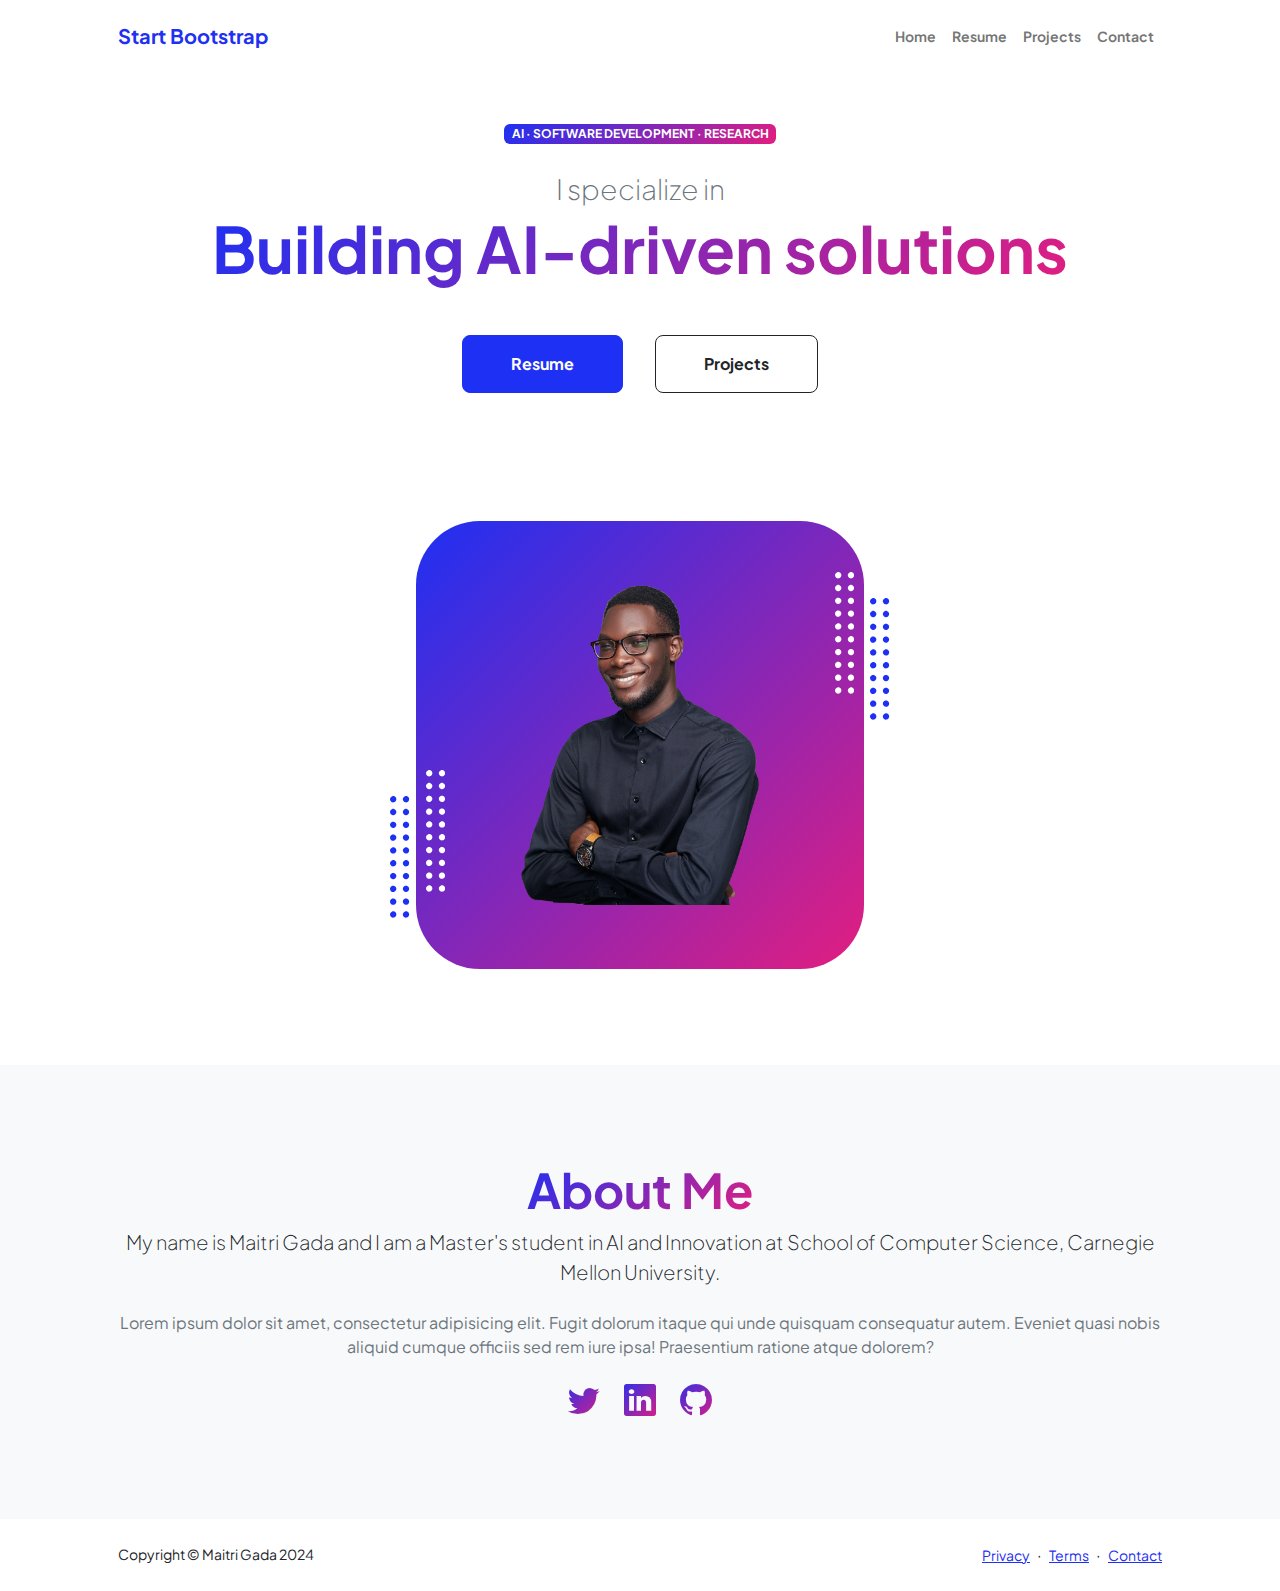
<file: startbootstrap-personal-gh-pages/startbootstrap-personal-gh-pages/index.html>
<!DOCTYPE html>
<html lang="en">
    <head>
        <meta charset="utf-8" />
        <meta name="viewport" content="width=device-width, initial-scale=1, shrink-to-fit=no" />
        <meta name="description" content="" />
        <meta name="author" content="" />
        <title>Personal - Start Bootstrap Theme</title>
        <!-- Favicon-->
        <link rel="icon" type="image/x-icon" href="assets/favicon.ico" />
        <!-- Custom Google font-->
        <link rel="preconnect" href="https://fonts.googleapis.com" />
        <link rel="preconnect" href="https://fonts.gstatic.com" crossorigin />
        <link href="https://fonts.googleapis.com/css2?family=Plus+Jakarta+Sans:wght@100;200;300;400;500;600;700;800;900&amp;display=swap" rel="stylesheet" />
        <!-- Bootstrap icons-->
        <link href="https://cdn.jsdelivr.net/npm/bootstrap-icons@1.8.1/font/bootstrap-icons.css" rel="stylesheet" />
        <!-- Core theme CSS (includes Bootstrap)-->
        <link href="css/styles.css" rel="stylesheet" />
    </head>
    <body class="d-flex flex-column h-100">
        <main class="flex-shrink-0">
            <!-- Navigation-->
            <nav class="navbar navbar-expand-lg navbar-light bg-white py-3">
                <div class="container px-5">
                    <a class="navbar-brand" href="index.html"><span class="fw-bolder text-primary">Start Bootstrap</span></a>
                    <button class="navbar-toggler" type="button" data-bs-toggle="collapse" data-bs-target="#navbarSupportedContent" aria-controls="navbarSupportedContent" aria-expanded="false" aria-label="Toggle navigation"><span class="navbar-toggler-icon"></span></button>
                    <div class="collapse navbar-collapse" id="navbarSupportedContent">
                        <ul class="navbar-nav ms-auto mb-2 mb-lg-0 small fw-bolder">
                            <li class="nav-item"><a class="nav-link" href="index.html">Home</a></li>
                            <li class="nav-item"><a class="nav-link" href="resume.html">Resume</a></li>
                            <li class="nav-item"><a class="nav-link" href="projects.html">Projects</a></li>
                            <li class="nav-item"><a class="nav-link" href="contact.html">Contact</a></li>
                        </ul>
                    </div>
                </div>
            </nav>
            <!-- Header-->
            <header class="py-5">
                <div class="container px-5 pb-5">
                    <div class="row gx-5 align-items-center">
                        <div class="col-xxl-5">
                            <!-- Header text content-->
                            <div class="text-center text-xxl-start">
                                <div class="badge bg-gradient-primary-to-secondary text-white mb-4"><div class="text-uppercase">AI &middot; Software Development &middot; Research</div></div>
                                <div class="fs-3 fw-light text-muted">I specialize in</div>
                                <h1 class="display-3 fw-bolder mb-5"><span class="text-gradient d-inline">Building AI-driven solutions</span></h1>
                                <div class="d-grid gap-3 d-sm-flex justify-content-sm-center justify-content-xxl-start mb-3">
                                    <a class="btn btn-primary btn-lg px-5 py-3 me-sm-3 fs-6 fw-bolder" href="resume.html">Resume</a>
                                    <a class="btn btn-outline-dark btn-lg px-5 py-3 fs-6 fw-bolder" href="projects.html">Projects</a>
                                </div>
                            </div>
                        </div>
                        <div class="col-xxl-7">
                            <!-- Header profile picture-->
                            <div class="d-flex justify-content-center mt-5 mt-xxl-0">
                                <div class="profile bg-gradient-primary-to-secondary">
                                    <!-- TIP: For best results, use a photo with a transparent background like the demo example below-->
                                    <!-- Watch a tutorial on how to do this on YouTube (link)-->
                                    <img class="profile-img" src="assets/profile.png" alt="..." />
                                    <div class="dots-1">
                                        <!-- SVG Dots-->
                                        <svg version="1.1" xmlns="http://www.w3.org/2000/svg" xmlns:xlink="http://www.w3.org/1999/xlink" x="0px" y="0px" viewBox="0 0 191.6 1215.4" style="enable-background: new 0 0 191.6 1215.4" xml:space="preserve">
                                            <g transform="translate(0.000000,1280.000000) scale(0.100000,-0.100000)">
                                                <path d="M227.7,12788.6c-105-35-200-141-222-248c-43-206,163-412,369-369c155,32,275,190,260,339c-11,105-90,213-190,262        C383.7,12801.6,289.7,12808.6,227.7,12788.6z"></path>
                                                <path d="M1507.7,12788.6c-151-50-253-216-222-362c25-119,136-230,254-255c194-41,395,142,375,339c-11,105-90,213-190,262        C1663.7,12801.6,1569.7,12808.6,1507.7,12788.6z"></path>
                                                <path d="M227.7,11508.6c-105-35-200-141-222-248c-43-206,163-412,369-369c155,32,275,190,260,339c-11,105-90,213-190,262        C383.7,11521.6,289.7,11528.6,227.7,11508.6z"></path>
                                                <path d="M1507.7,11508.6c-151-50-253-216-222-362c25-119,136-230,254-255c194-41,395,142,375,339c-11,105-90,213-190,262        C1663.7,11521.6,1569.7,11528.6,1507.7,11508.6z"></path>
                                                <path d="M227.7,10228.6c-105-35-200-141-222-248c-43-206,163-412,369-369c155,32,275,190,260,339c-11,105-90,213-190,262        C383.7,10241.6,289.7,10248.6,227.7,10228.6z"></path>
                                                <path d="M1507.7,10228.6c-105-35-200-141-222-248c-43-206,163-412,369-369c155,32,275,190,260,339c-11,105-90,213-190,262        C1663.7,10241.6,1569.7,10248.6,1507.7,10228.6z"></path>
                                                <path d="M227.7,8948.6c-105-35-200-141-222-248c-43-206,163-412,369-369c155,32,275,190,260,339c-11,105-90,213-190,262        C383.7,8961.6,289.7,8968.6,227.7,8948.6z"></path>
                                                <path d="M1507.7,8948.6c-105-35-200-141-222-248c-43-206,163-412,369-369c155,32,275,190,260,339c-11,105-90,213-190,262        C1663.7,8961.6,1569.7,8968.6,1507.7,8948.6z"></path>
                                                <path d="M227.7,7668.6c-105-35-200-141-222-248c-43-206,163-412,369-369c155,32,275,190,260,339c-11,105-90,213-190,262        C383.7,7681.6,289.7,7688.6,227.7,7668.6z"></path>
                                                <path d="M1507.7,7668.6c-105-35-200-141-222-248c-43-206,163-412,369-369c155,32,275,190,260,339c-11,105-90,213-190,262        C1663.7,7681.6,1569.7,7688.6,1507.7,7668.6z"></path>
                                                <path d="M227.7,6388.6c-105-35-200-141-222-248c-43-206,163-412,369-369c155,32,275,190,260,339c-11,105-90,213-190,262        C383.7,6401.6,289.7,6408.6,227.7,6388.6z"></path>
                                                <path d="M1507.7,6388.6c-105-35-200-141-222-248c-43-206,163-412,369-369c155,32,275,190,260,339c-11,105-90,213-190,262        C1663.7,6401.6,1569.7,6408.6,1507.7,6388.6z"></path>
                                                <path d="M227.7,5108.6c-105-35-200-141-222-248c-43-206,163-412,369-369c155,32,275,190,260,339c-11,105-90,213-190,262        C383.7,5121.6,289.7,5128.6,227.7,5108.6z"></path>
                                                <path d="M1507.7,5108.6c-105-35-200-141-222-248c-43-206,163-412,369-369c155,32,275,190,260,339c-11,105-90,213-190,262        C1663.7,5121.6,1569.7,5128.6,1507.7,5108.6z"></path>
                                                <path d="M227.7,3828.6c-105-35-200-141-222-248c-43-206,163-412,369-369c155,32,275,190,260,339c-11,105-90,213-190,262        C383.7,3841.6,289.7,3848.6,227.7,3828.6z"></path>
                                                <path d="M1507.7,3828.6c-105-35-200-141-222-248c-43-206,163-412,369-369c155,32,275,190,260,339c-11,105-90,213-190,262        C1663.7,3841.6,1569.7,3848.6,1507.7,3828.6z"></path>
                                                <path d="M227.7,2548.6c-105-35-200-141-222-248c-43-206,163-412,369-369c155,32,275,190,260,339c-11,105-90,213-190,262        C383.7,2561.6,289.7,2568.6,227.7,2548.6z"></path>
                                                <path d="M1507.7,2548.6c-105-35-200-141-222-248c-43-206,163-412,369-369c155,32,275,190,260,339c-11,105-90,213-190,262        C1663.7,2561.6,1569.7,2568.6,1507.7,2548.6z"></path>
                                                <path d="M227.7,1268.6c-105-35-200-141-222-248c-43-206,163-412,369-369c155,32,275,190,260,339c-11,105-90,213-190,262        C383.7,1281.6,289.7,1288.6,227.7,1268.6z"></path>
                                                <path d="M1507.7,1268.6c-105-35-200-141-222-248c-43-206,163-412,369-369c155,32,275,190,260,339c-11,105-90,213-190,262        C1663.7,1281.6,1569.7,1288.6,1507.7,1268.6z"></path>
                                            </g>
                                        </svg>
                                        <!-- END of SVG dots-->
                                    </div>
                                    <div class="dots-2">
                                        <!-- SVG Dots-->
                                        <svg version="1.1" xmlns="http://www.w3.org/2000/svg" xmlns:xlink="http://www.w3.org/1999/xlink" x="0px" y="0px" viewBox="0 0 191.6 1215.4" style="enable-background: new 0 0 191.6 1215.4" xml:space="preserve">
                                            <g transform="translate(0.000000,1280.000000) scale(0.100000,-0.100000)">
                                                <path d="M227.7,12788.6c-105-35-200-141-222-248c-43-206,163-412,369-369c155,32,275,190,260,339c-11,105-90,213-190,262        C383.7,12801.6,289.7,12808.6,227.7,12788.6z"></path>
                                                <path d="M1507.7,12788.6c-151-50-253-216-222-362c25-119,136-230,254-255c194-41,395,142,375,339c-11,105-90,213-190,262        C1663.7,12801.6,1569.7,12808.6,1507.7,12788.6z"></path>
                                                <path d="M227.7,11508.6c-105-35-200-141-222-248c-43-206,163-412,369-369c155,32,275,190,260,339c-11,105-90,213-190,262        C383.7,11521.6,289.7,11528.6,227.7,11508.6z"></path>
                                                <path d="M1507.7,11508.6c-151-50-253-216-222-362c25-119,136-230,254-255c194-41,395,142,375,339c-11,105-90,213-190,262        C1663.7,11521.6,1569.7,11528.6,1507.7,11508.6z"></path>
                                                <path d="M227.7,10228.6c-105-35-200-141-222-248c-43-206,163-412,369-369c155,32,275,190,260,339c-11,105-90,213-190,262        C383.7,10241.6,289.7,10248.6,227.7,10228.6z"></path>
                                                <path d="M1507.7,10228.6c-105-35-200-141-222-248c-43-206,163-412,369-369c155,32,275,190,260,339c-11,105-90,213-190,262        C1663.7,10241.6,1569.7,10248.6,1507.7,10228.6z"></path>
                                                <path d="M227.7,8948.6c-105-35-200-141-222-248c-43-206,163-412,369-369c155,32,275,190,260,339c-11,105-90,213-190,262        C383.7,8961.6,289.7,8968.6,227.7,8948.6z"></path>
                                                <path d="M1507.7,8948.6c-105-35-200-141-222-248c-43-206,163-412,369-369c155,32,275,190,260,339c-11,105-90,213-190,262        C1663.7,8961.6,1569.7,8968.6,1507.7,8948.6z"></path>
                                                <path d="M227.7,7668.6c-105-35-200-141-222-248c-43-206,163-412,369-369c155,32,275,190,260,339c-11,105-90,213-190,262        C383.7,7681.6,289.7,7688.6,227.7,7668.6z"></path>
                                                <path d="M1507.7,7668.6c-105-35-200-141-222-248c-43-206,163-412,369-369c155,32,275,190,260,339c-11,105-90,213-190,262        C1663.7,7681.6,1569.7,7688.6,1507.7,7668.6z"></path>
                                                <path d="M227.7,6388.6c-105-35-200-141-222-248c-43-206,163-412,369-369c155,32,275,190,260,339c-11,105-90,213-190,262        C383.7,6401.6,289.7,6408.6,227.7,6388.6z"></path>
                                                <path d="M1507.7,6388.6c-105-35-200-141-222-248c-43-206,163-412,369-369c155,32,275,190,260,339c-11,105-90,213-190,262        C1663.7,6401.6,1569.7,6408.6,1507.7,6388.6z"></path>
                                                <path d="M227.7,5108.6c-105-35-200-141-222-248c-43-206,163-412,369-369c155,32,275,190,260,339c-11,105-90,213-190,262        C383.7,5121.6,289.7,5128.6,227.7,5108.6z"></path>
                                                <path d="M1507.7,5108.6c-105-35-200-141-222-248c-43-206,163-412,369-369c155,32,275,190,260,339c-11,105-90,213-190,262        C1663.7,5121.6,1569.7,5128.6,1507.7,5108.6z"></path>
                                                <path d="M227.7,3828.6c-105-35-200-141-222-248c-43-206,163-412,369-369c155,32,275,190,260,339c-11,105-90,213-190,262        C383.7,3841.6,289.7,3848.6,227.7,3828.6z"></path>
                                                <path d="M1507.7,3828.6c-105-35-200-141-222-248c-43-206,163-412,369-369c155,32,275,190,260,339c-11,105-90,213-190,262        C1663.7,3841.6,1569.7,3848.6,1507.7,3828.6z"></path>
                                                <path d="M227.7,2548.6c-105-35-200-141-222-248c-43-206,163-412,369-369c155,32,275,190,260,339c-11,105-90,213-190,262        C383.7,2561.6,289.7,2568.6,227.7,2548.6z"></path>
                                                <path d="M1507.7,2548.6c-105-35-200-141-222-248c-43-206,163-412,369-369c155,32,275,190,260,339c-11,105-90,213-190,262        C1663.7,2561.6,1569.7,2568.6,1507.7,2548.6z"></path>
                                                <path d="M227.7,1268.6c-105-35-200-141-222-248c-43-206,163-412,369-369c155,32,275,190,260,339c-11,105-90,213-190,262        C383.7,1281.6,289.7,1288.6,227.7,1268.6z"></path>
                                                <path d="M1507.7,1268.6c-105-35-200-141-222-248c-43-206,163-412,369-369c155,32,275,190,260,339c-11,105-90,213-190,262        C1663.7,1281.6,1569.7,1288.6,1507.7,1268.6z"></path>
                                            </g>
                                        </svg>
                                        <!-- END of SVG dots-->
                                    </div>
                                    <div class="dots-3">
                                        <!-- SVG Dots-->
                                        <svg version="1.1" xmlns="http://www.w3.org/2000/svg" xmlns:xlink="http://www.w3.org/1999/xlink" x="0px" y="0px" viewBox="0 0 191.6 1215.4" style="enable-background: new 0 0 191.6 1215.4" xml:space="preserve">
                                            <g transform="translate(0.000000,1280.000000) scale(0.100000,-0.100000)">
                                                <path d="M227.7,12788.6c-105-35-200-141-222-248c-43-206,163-412,369-369c155,32,275,190,260,339c-11,105-90,213-190,262        C383.7,12801.6,289.7,12808.6,227.7,12788.6z"></path>
                                                <path d="M1507.7,12788.6c-151-50-253-216-222-362c25-119,136-230,254-255c194-41,395,142,375,339c-11,105-90,213-190,262        C1663.7,12801.6,1569.7,12808.6,1507.7,12788.6z"></path>
                                                <path d="M227.7,11508.6c-105-35-200-141-222-248c-43-206,163-412,369-369c155,32,275,190,260,339c-11,105-90,213-190,262        C383.7,11521.6,289.7,11528.6,227.7,11508.6z"></path>
                                                <path d="M1507.7,11508.6c-151-50-253-216-222-362c25-119,136-230,254-255c194-41,395,142,375,339c-11,105-90,213-190,262        C1663.7,11521.6,1569.7,11528.6,1507.7,11508.6z"></path>
                                                <path d="M227.7,10228.6c-105-35-200-141-222-248c-43-206,163-412,369-369c155,32,275,190,260,339c-11,105-90,213-190,262        C383.7,10241.6,289.7,10248.6,227.7,10228.6z"></path>
                                                <path d="M1507.7,10228.6c-105-35-200-141-222-248c-43-206,163-412,369-369c155,32,275,190,260,339c-11,105-90,213-190,262        C1663.7,10241.6,1569.7,10248.6,1507.7,10228.6z"></path>
                                                <path d="M227.7,8948.6c-105-35-200-141-222-248c-43-206,163-412,369-369c155,32,275,190,260,339c-11,105-90,213-190,262        C383.7,8961.6,289.7,8968.6,227.7,8948.6z"></path>
                                                <path d="M1507.7,8948.6c-105-35-200-141-222-248c-43-206,163-412,369-369c155,32,275,190,260,339c-11,105-90,213-190,262        C1663.7,8961.6,1569.7,8968.6,1507.7,8948.6z"></path>
                                                <path d="M227.7,7668.6c-105-35-200-141-222-248c-43-206,163-412,369-369c155,32,275,190,260,339c-11,105-90,213-190,262        C383.7,7681.6,289.7,7688.6,227.7,7668.6z"></path>
                                                <path d="M1507.7,7668.6c-105-35-200-141-222-248c-43-206,163-412,369-369c155,32,275,190,260,339c-11,105-90,213-190,262        C1663.7,7681.6,1569.7,7688.6,1507.7,7668.6z"></path>
                                                <path d="M227.7,6388.6c-105-35-200-141-222-248c-43-206,163-412,369-369c155,32,275,190,260,339c-11,105-90,213-190,262        C383.7,6401.6,289.7,6408.6,227.7,6388.6z"></path>
                                                <path d="M1507.7,6388.6c-105-35-200-141-222-248c-43-206,163-412,369-369c155,32,275,190,260,339c-11,105-90,213-190,262        C1663.7,6401.6,1569.7,6408.6,1507.7,6388.6z"></path>
                                                <path d="M227.7,5108.6c-105-35-200-141-222-248c-43-206,163-412,369-369c155,32,275,190,260,339c-11,105-90,213-190,262        C383.7,5121.6,289.7,5128.6,227.7,5108.6z"></path>
                                                <path d="M1507.7,5108.6c-105-35-200-141-222-248c-43-206,163-412,369-369c155,32,275,190,260,339c-11,105-90,213-190,262        C1663.7,5121.6,1569.7,5128.6,1507.7,5108.6z"></path>
                                                <path d="M227.7,3828.6c-105-35-200-141-222-248c-43-206,163-412,369-369c155,32,275,190,260,339c-11,105-90,213-190,262        C383.7,3841.6,289.7,3848.6,227.7,3828.6z"></path>
                                                <path d="M1507.7,3828.6c-105-35-200-141-222-248c-43-206,163-412,369-369c155,32,275,190,260,339c-11,105-90,213-190,262        C1663.7,3841.6,1569.7,3848.6,1507.7,3828.6z"></path>
                                                <path d="M227.7,2548.6c-105-35-200-141-222-248c-43-206,163-412,369-369c155,32,275,190,260,339c-11,105-90,213-190,262        C383.7,2561.6,289.7,2568.6,227.7,2548.6z"></path>
                                                <path d="M1507.7,2548.6c-105-35-200-141-222-248c-43-206,163-412,369-369c155,32,275,190,260,339c-11,105-90,213-190,262        C1663.7,2561.6,1569.7,2568.6,1507.7,2548.6z"></path>
                                                <path d="M227.7,1268.6c-105-35-200-141-222-248c-43-206,163-412,369-369c155,32,275,190,260,339c-11,105-90,213-190,262        C383.7,1281.6,289.7,1288.6,227.7,1268.6z"></path>
                                                <path d="M1507.7,1268.6c-105-35-200-141-222-248c-43-206,163-412,369-369c155,32,275,190,260,339c-11,105-90,213-190,262        C1663.7,1281.6,1569.7,1288.6,1507.7,1268.6z"></path>
                                            </g>
                                        </svg>
                                        <!-- END of SVG dots-->
                                    </div>
                                    <div class="dots-4">
                                        <!-- SVG Dots-->
                                        <svg version="1.1" xmlns="http://www.w3.org/2000/svg" xmlns:xlink="http://www.w3.org/1999/xlink" x="0px" y="0px" viewBox="0 0 191.6 1215.4" style="enable-background: new 0 0 191.6 1215.4" xml:space="preserve">
                                            <g transform="translate(0.000000,1280.000000) scale(0.100000,-0.100000)">
                                                <path d="M227.7,12788.6c-105-35-200-141-222-248c-43-206,163-412,369-369c155,32,275,190,260,339c-11,105-90,213-190,262        C383.7,12801.6,289.7,12808.6,227.7,12788.6z"></path>
                                                <path d="M1507.7,12788.6c-151-50-253-216-222-362c25-119,136-230,254-255c194-41,395,142,375,339c-11,105-90,213-190,262        C1663.7,12801.6,1569.7,12808.6,1507.7,12788.6z"></path>
                                                <path d="M227.7,11508.6c-105-35-200-141-222-248c-43-206,163-412,369-369c155,32,275,190,260,339c-11,105-90,213-190,262        C383.7,11521.6,289.7,11528.6,227.7,11508.6z"></path>
                                                <path d="M1507.7,11508.6c-151-50-253-216-222-362c25-119,136-230,254-255c194-41,395,142,375,339c-11,105-90,213-190,262        C1663.7,11521.6,1569.7,11528.6,1507.7,11508.6z"></path>
                                                <path d="M227.7,10228.6c-105-35-200-141-222-248c-43-206,163-412,369-369c155,32,275,190,260,339c-11,105-90,213-190,262        C383.7,10241.6,289.7,10248.6,227.7,10228.6z"></path>
                                                <path d="M1507.7,10228.6c-105-35-200-141-222-248c-43-206,163-412,369-369c155,32,275,190,260,339c-11,105-90,213-190,262        C1663.7,10241.6,1569.7,10248.6,1507.7,10228.6z"></path>
                                                <path d="M227.7,8948.6c-105-35-200-141-222-248c-43-206,163-412,369-369c155,32,275,190,260,339c-11,105-90,213-190,262        C383.7,8961.6,289.7,8968.6,227.7,8948.6z"></path>
                                                <path d="M1507.7,8948.6c-105-35-200-141-222-248c-43-206,163-412,369-369c155,32,275,190,260,339c-11,105-90,213-190,262        C1663.7,8961.6,1569.7,8968.6,1507.7,8948.6z"></path>
                                                <path d="M227.7,7668.6c-105-35-200-141-222-248c-43-206,163-412,369-369c155,32,275,190,260,339c-11,105-90,213-190,262        C383.7,7681.6,289.7,7688.6,227.7,7668.6z"></path>
                                                <path d="M1507.7,7668.6c-105-35-200-141-222-248c-43-206,163-412,369-369c155,32,275,190,260,339c-11,105-90,213-190,262        C1663.7,7681.6,1569.7,7688.6,1507.7,7668.6z"></path>
                                                <path d="M227.7,6388.6c-105-35-200-141-222-248c-43-206,163-412,369-369c155,32,275,190,260,339c-11,105-90,213-190,262        C383.7,6401.6,289.7,6408.6,227.7,6388.6z"></path>
                                                <path d="M1507.7,6388.6c-105-35-200-141-222-248c-43-206,163-412,369-369c155,32,275,190,260,339c-11,105-90,213-190,262        C1663.7,6401.6,1569.7,6408.6,1507.7,6388.6z"></path>
                                                <path d="M227.7,5108.6c-105-35-200-141-222-248c-43-206,163-412,369-369c155,32,275,190,260,339c-11,105-90,213-190,262        C383.7,5121.6,289.7,5128.6,227.7,5108.6z"></path>
                                                <path d="M1507.7,5108.6c-105-35-200-141-222-248c-43-206,163-412,369-369c155,32,275,190,260,339c-11,105-90,213-190,262        C1663.7,5121.6,1569.7,5128.6,1507.7,5108.6z"></path>
                                                <path d="M227.7,3828.6c-105-35-200-141-222-248c-43-206,163-412,369-369c155,32,275,190,260,339c-11,105-90,213-190,262        C383.7,3841.6,289.7,3848.6,227.7,3828.6z"></path>
                                                <path d="M1507.7,3828.6c-105-35-200-141-222-248c-43-206,163-412,369-369c155,32,275,190,260,339c-11,105-90,213-190,262        C1663.7,3841.6,1569.7,3848.6,1507.7,3828.6z"></path>
                                                <path d="M227.7,2548.6c-105-35-200-141-222-248c-43-206,163-412,369-369c155,32,275,190,260,339c-11,105-90,213-190,262        C383.7,2561.6,289.7,2568.6,227.7,2548.6z"></path>
                                                <path d="M1507.7,2548.6c-105-35-200-141-222-248c-43-206,163-412,369-369c155,32,275,190,260,339c-11,105-90,213-190,262        C1663.7,2561.6,1569.7,2568.6,1507.7,2548.6z"></path>
                                                <path d="M227.7,1268.6c-105-35-200-141-222-248c-43-206,163-412,369-369c155,32,275,190,260,339c-11,105-90,213-190,262        C383.7,1281.6,289.7,1288.6,227.7,1268.6z"></path>
                                                <path d="M1507.7,1268.6c-105-35-200-141-222-248c-43-206,163-412,369-369c155,32,275,190,260,339c-11,105-90,213-190,262        C1663.7,1281.6,1569.7,1288.6,1507.7,1268.6z"></path>
                                            </g>
                                        </svg>
                                        <!-- END of SVG dots-->
                                    </div>
                                </div>
                            </div>
                        </div>
                    </div>
                </div>
            </header>
            <!-- About Section-->
            <section class="bg-light py-5">
                <div class="container px-5">
                    <div class="row gx-5 justify-content-center">
                        <div class="col-xxl-8">
                            <div class="text-center my-5">
                                <h2 class="display-5 fw-bolder"><span class="text-gradient d-inline">About Me</span></h2>
                                <p class="lead fw-light mb-4">My name is Maitri Gada and I am a Master's student in AI and Innovation at School of Computer Science, Carnegie Mellon University.</p>
                                <p class="text-muted">Lorem ipsum dolor sit amet, consectetur adipisicing elit. Fugit dolorum itaque qui unde quisquam consequatur autem. Eveniet quasi nobis aliquid cumque officiis sed rem iure ipsa! Praesentium ratione atque dolorem?</p>
                                <div class="d-flex justify-content-center fs-2 gap-4">
                                    <a class="text-gradient" href="#!"><i class="bi bi-twitter"></i></a>
                                    <a class="text-gradient" href="#!"><i class="bi bi-linkedin"></i></a>
                                    <a class="text-gradient" href="#!"><i class="bi bi-github"></i></a>
                                </div>
                            </div>
                        </div>
                    </div>
                </div>
            </section>
        </main>
        <!-- Footer-->
        <footer class="bg-white py-4 mt-auto">
            <div class="container px-5">
                <div class="row align-items-center justify-content-between flex-column flex-sm-row">
                    <div class="col-auto"><div class="small m-0">Copyright &copy; Maitri Gada 2024</div></div>
                    <div class="col-auto">
                        <a class="small" href="#!">Privacy</a>
                        <span class="mx-1">&middot;</span>
                        <a class="small" href="#!">Terms</a>
                        <span class="mx-1">&middot;</span>
                        <a class="small" href="#!">Contact</a>
                    </div>
                </div>
            </div>
        </footer>
        <!-- Bootstrap core JS-->
        <script src="https://cdn.jsdelivr.net/npm/bootstrap@5.2.3/dist/js/bootstrap.bundle.min.js"></script>
        <!-- Core theme JS-->
        <script src="js/scripts.js"></script>
    </body>
</html>
</file>
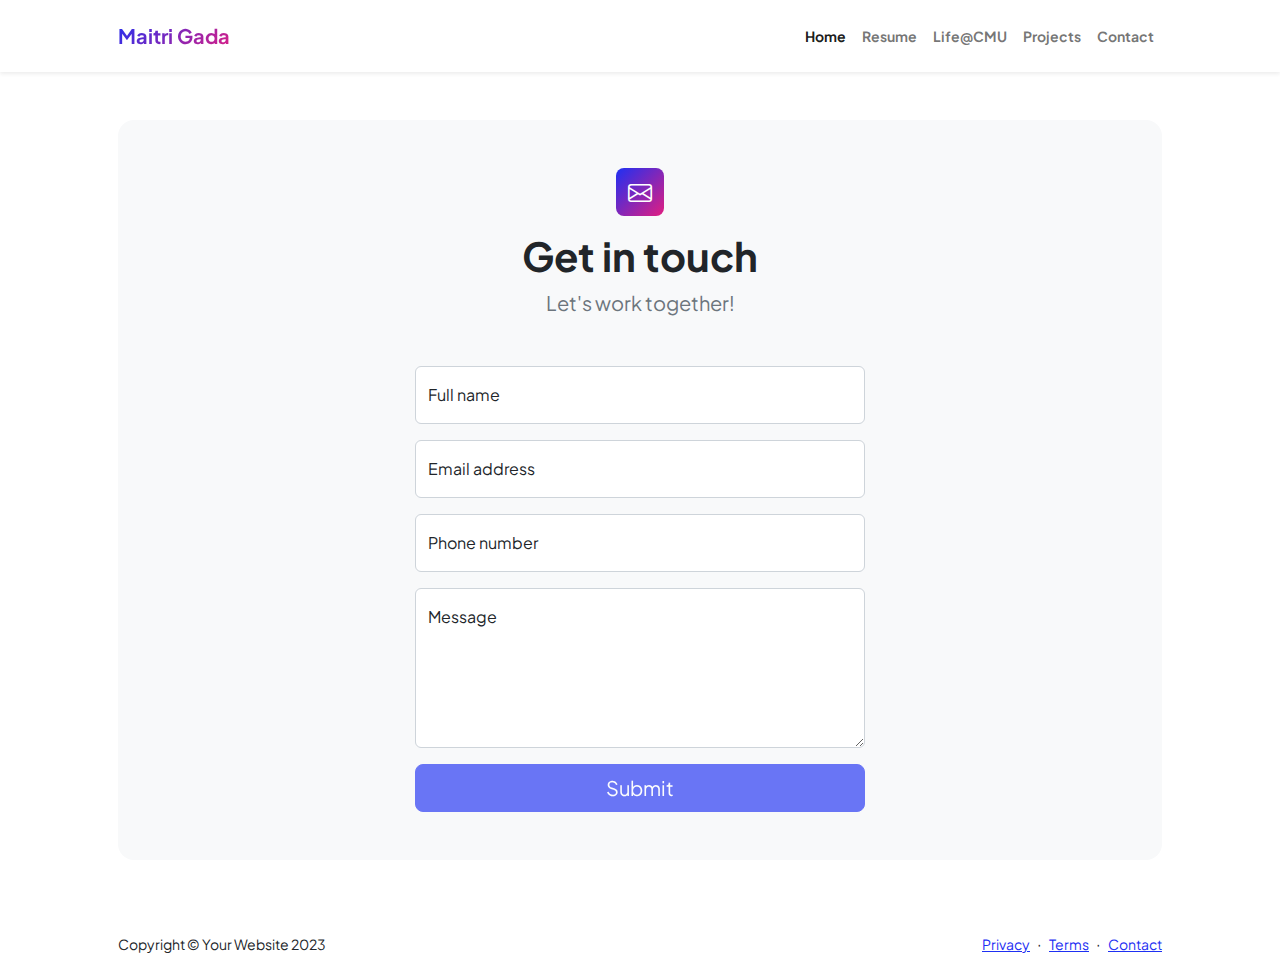
<file: contact.html>
<!DOCTYPE html>
<html lang="en">
    <head>
        <meta charset="utf-8" />
        <meta name="viewport" content="width=device-width, initial-scale=1, shrink-to-fit=no" />
        <meta name="description" content />
        <meta name="author" content />
        <title>Modern Business - Start Bootstrap Template</title>
        <!-- Favicon-->
        <link rel="icon" type="image/x-icon" href="assets/favicon.ico" />
        <!-- Custom Google font-->
        <link rel="preconnect" href="https://fonts.googleapis.com" />
        <link rel="preconnect" href="https://fonts.gstatic.com" crossorigin />
        <link href="https://fonts.googleapis.com/css2?family=Plus+Jakarta+Sans:wght@100;200;300;400;500;600;700;800;900&amp;display=swap" rel="stylesheet" />
        <!-- Bootstrap icons-->
        <link href="https://cdn.jsdelivr.net/npm/bootstrap-icons@1.8.1/font/bootstrap-icons.css" rel="stylesheet" />
        <!-- Core theme CSS (includes Bootstrap)-->
        <link href="css/styles.css" rel="stylesheet" />
    </head>
    <body class="d-flex flex-column">
        <main class="flex-shrink-0">
            <!-- Navigation-->
            <nav class="navbar navbar-expand-lg navbar-light bg-white py-3 shadow-sm">
                <div class="container px-5">
                    <a class="navbar-brand fw-bolder text-gradient" href="index.html">Maitri Gada</a>
                    <button class="navbar-toggler" type="button" data-bs-toggle="collapse" data-bs-target="#navbarSupportedContent" aria-controls="navbarSupportedContent" aria-expanded="false" aria-label="Toggle navigation">
                        <span class="navbar-toggler-icon"></span>
                    </button>
                    <div class="collapse navbar-collapse" id="navbarSupportedContent">
                        <ul class="navbar-nav ms-auto mb-2 mb-lg-0 small fw-bolder">
                            <li class="nav-item"><a class="nav-link active" href="index.html">Home</a></li>
                            <li class="nav-item"><a class="nav-link" href="resume.html">Resume</a></li>
                            <li class="nav-item"><a class="nav-link" href="life.html">Life@CMU</a></li>
                            <li class="nav-item"><a class="nav-link" href="projects.html">Projects</a></li>
                            <li class="nav-item"><a class="nav-link" href="contact.html">Contact</a></li>
                        </ul>
                    </div>
                </div>
            </nav>
            <!-- Page content-->
            <section class="py-5">
                <div class="container px-5">
                    <!-- Contact form-->
                    <div class="bg-light rounded-4 py-5 px-4 px-md-5">
                        <div class="text-center mb-5">
                            <div class="feature bg-primary bg-gradient-primary-to-secondary text-white rounded-3 mb-3"><i class="bi bi-envelope"></i></div>
                            <h1 class="fw-bolder">Get in touch</h1>
                            <p class="lead fw-normal text-muted mb-0">Let's work together!</p>
                        </div>
                        <div class="row gx-5 justify-content-center">
                            <div class="col-lg-8 col-xl-6">
                                <!-- * * * * * * * * * * * * * * *-->
                                <!-- * * SB Forms Contact Form * *-->
                                <!-- * * * * * * * * * * * * * * *-->
                                <!-- This form is pre-integrated with SB Forms.-->
                                <!-- To make this form functional, sign up at-->
                                <!-- https://startbootstrap.com/solution/contact-forms-->
                                <!-- to get an API token!-->
                                <form id="contactForm" data-sb-form-api-token="API_TOKEN">
                                    <!-- Name input-->
                                    <div class="form-floating mb-3">
                                        <input class="form-control" id="name" type="text" placeholder="Enter your name..." data-sb-validations="required" />
                                        <label for="name">Full name</label>
                                        <div class="invalid-feedback" data-sb-feedback="name:required">A name is required.</div>
                                    </div>
                                    <!-- Email address input-->
                                    <div class="form-floating mb-3">
                                        <input class="form-control" id="email" type="email" placeholder="name@example.com" data-sb-validations="required,email" />
                                        <label for="email">Email address</label>
                                        <div class="invalid-feedback" data-sb-feedback="email:required">An email is required.</div>
                                        <div class="invalid-feedback" data-sb-feedback="email:email">Email is not valid.</div>
                                    </div>
                                    <!-- Phone number input-->
                                    <div class="form-floating mb-3">
                                        <input class="form-control" id="phone" type="tel" placeholder="(123) 456-7890" data-sb-validations="required" />
                                        <label for="phone">Phone number</label>
                                        <div class="invalid-feedback" data-sb-feedback="phone:required">A phone number is required.</div>
                                    </div>
                                    <!-- Message input-->
                                    <div class="form-floating mb-3">
                                        <textarea class="form-control" id="message" type="text" placeholder="Enter your message here..." style="height: 10rem" data-sb-validations="required"></textarea>
                                        <label for="message">Message</label>
                                        <div class="invalid-feedback" data-sb-feedback="message:required">A message is required.</div>
                                    </div>
                                    <!-- Submit success message-->
                                    <!---->
                                    <!-- This is what your users will see when the form-->
                                    <!-- has successfully submitted-->
                                    <div class="d-none" id="submitSuccessMessage">
                                        <div class="text-center mb-3">
                                            <div class="fw-bolder">Form submission successful!</div>
                                            To activate this form, sign up at
                                            <br />
                                            <a href="https://startbootstrap.com/solution/contact-forms">https://startbootstrap.com/solution/contact-forms</a>
                                        </div>
                                    </div>
                                    <!-- Submit error message-->
                                    <!---->
                                    <!-- This is what your users will see when there is-->
                                    <!-- an error submitting the form-->
                                    <div class="d-none" id="submitErrorMessage"><div class="text-center text-danger mb-3">Error sending message!</div></div>
                                    <!-- Submit Button-->
                                    <div class="d-grid"><button class="btn btn-primary btn-lg disabled" id="submitButton" type="submit">Submit</button></div>
                                </form>
                            </div>
                        </div>
                    </div>
                </div>
            </section>
        </main>
        <!-- Footer-->
        <footer class="bg-white py-4 mt-auto">
            <div class="container px-5">
                <div class="row align-items-center justify-content-between flex-column flex-sm-row">
                    <div class="col-auto"><div class="small m-0">Copyright &copy; Your Website 2023</div></div>
                    <div class="col-auto">
                        <a class="small" href="#!">Privacy</a>
                        <span class="mx-1">&middot;</span>
                        <a class="small" href="#!">Terms</a>
                        <span class="mx-1">&middot;</span>
                        <a class="small" href="#!">Contact</a>
                    </div>
                </div>
            </div>
        </footer>
        <!-- Bootstrap core JS-->
        <script src="https://cdn.jsdelivr.net/npm/bootstrap@5.2.3/dist/js/bootstrap.bundle.min.js"></script>
        <!-- Core theme JS-->
        <script src="js/scripts.js"></script>
        <!-- * * * * * * * * * * * * * * * * * * * * * * * * * * * * * * * * * * * * * * * *-->
        <!-- * *                               SB Forms JS                               * *-->
        <!-- * * Activate your form at https://startbootstrap.com/solution/contact-forms * *-->
        <!-- * * * * * * * * * * * * * * * * * * * * * * * * * * * * * * * * * * * * * * * *-->
        <script src="https://cdn.startbootstrap.com/sb-forms-latest.js"></script>
    </body>
</html>
</file>
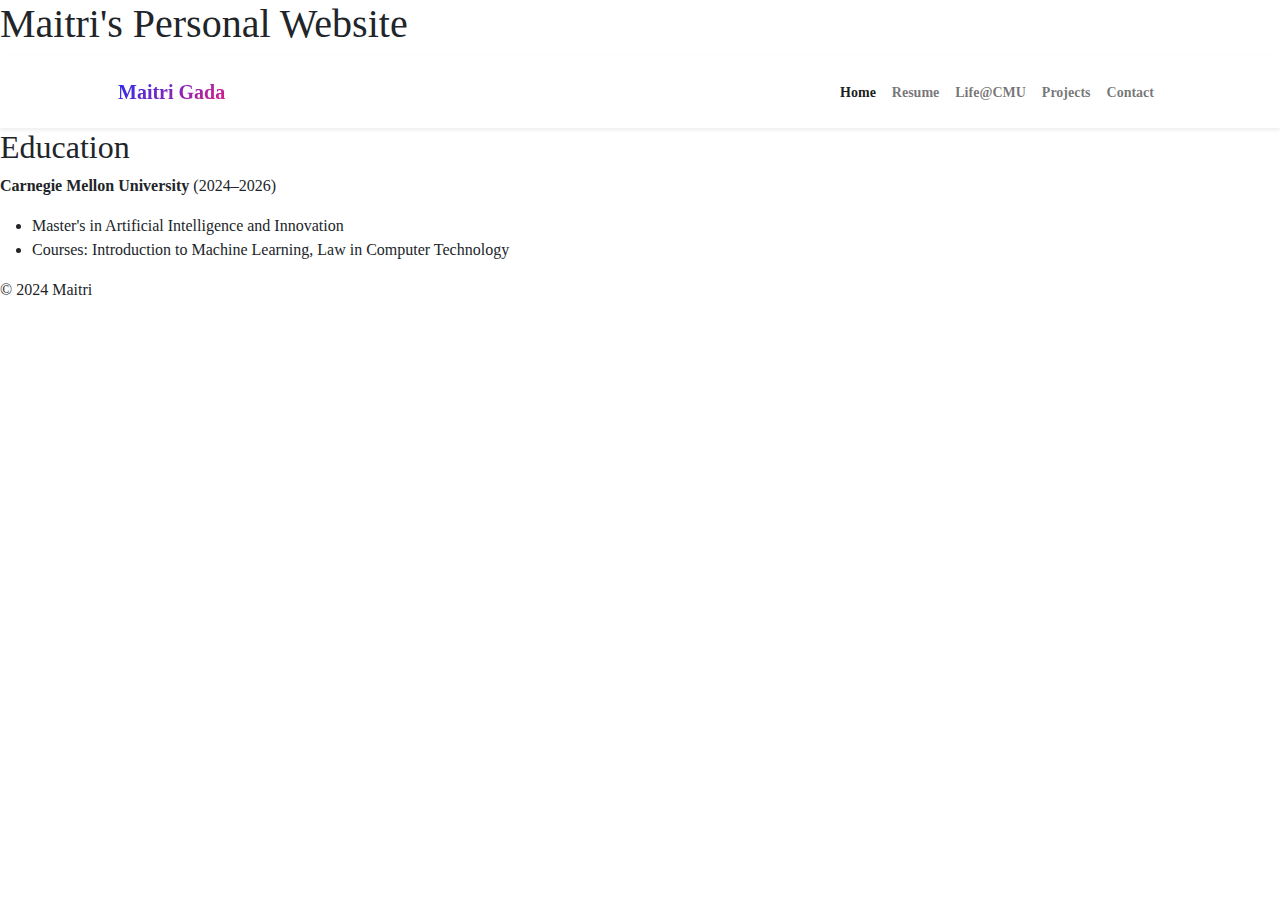
<file: education.html>
<!DOCTYPE html>
<html lang="en">
<head>
    <meta charset="UTF-8">
    <meta name="viewport" content="width=device-width, initial-scale=1.0">
    <title>Education</title>
    <link rel="stylesheet" href="css/styles.css">
</head>
<body>
    <header>
        <h1>Maitri's Personal Website</h1>
    </header>
    <!-- Navigation-->
    <nav class="navbar navbar-expand-lg navbar-light bg-white py-3 shadow-sm">
        <div class="container px-5">
            <a class="navbar-brand fw-bolder text-gradient" href="index.html">Maitri Gada</a>
            <button class="navbar-toggler" type="button" data-bs-toggle="collapse" data-bs-target="#navbarSupportedContent" aria-controls="navbarSupportedContent" aria-expanded="false" aria-label="Toggle navigation">
                <span class="navbar-toggler-icon"></span>
            </button>
            <div class="collapse navbar-collapse" id="navbarSupportedContent">
                <ul class="navbar-nav ms-auto mb-2 mb-lg-0 small fw-bolder">
                    <li class="nav-item"><a class="nav-link active" href="index.html">Home</a></li>
                    <li class="nav-item"><a class="nav-link" href="resume.html">Resume</a></li>
                    <li class="nav-item"><a class="nav-link" href="life.html">Life@CMU</a></li>
                    <li class="nav-item"><a class="nav-link" href="projects.html">Projects</a></li>
                    <li class="nav-item"><a class="nav-link" href="contact.html">Contact</a></li>
                </ul>
            </div>
        </div>
    </nav>
    <main>
        <h2>Education</h2>
        <p><strong>Carnegie Mellon University</strong> (2024–2026)</p>
        <ul>
            <li>Master's in Artificial Intelligence and Innovation</li>
            <li>Courses: Introduction to Machine Learning, Law in Computer Technology</li>
        </ul>
        <!-- Add more educational details -->
    </main>
    <footer>
        <p>&copy; 2024 Maitri</p>
    </footer>
</body>
</html>
</file>
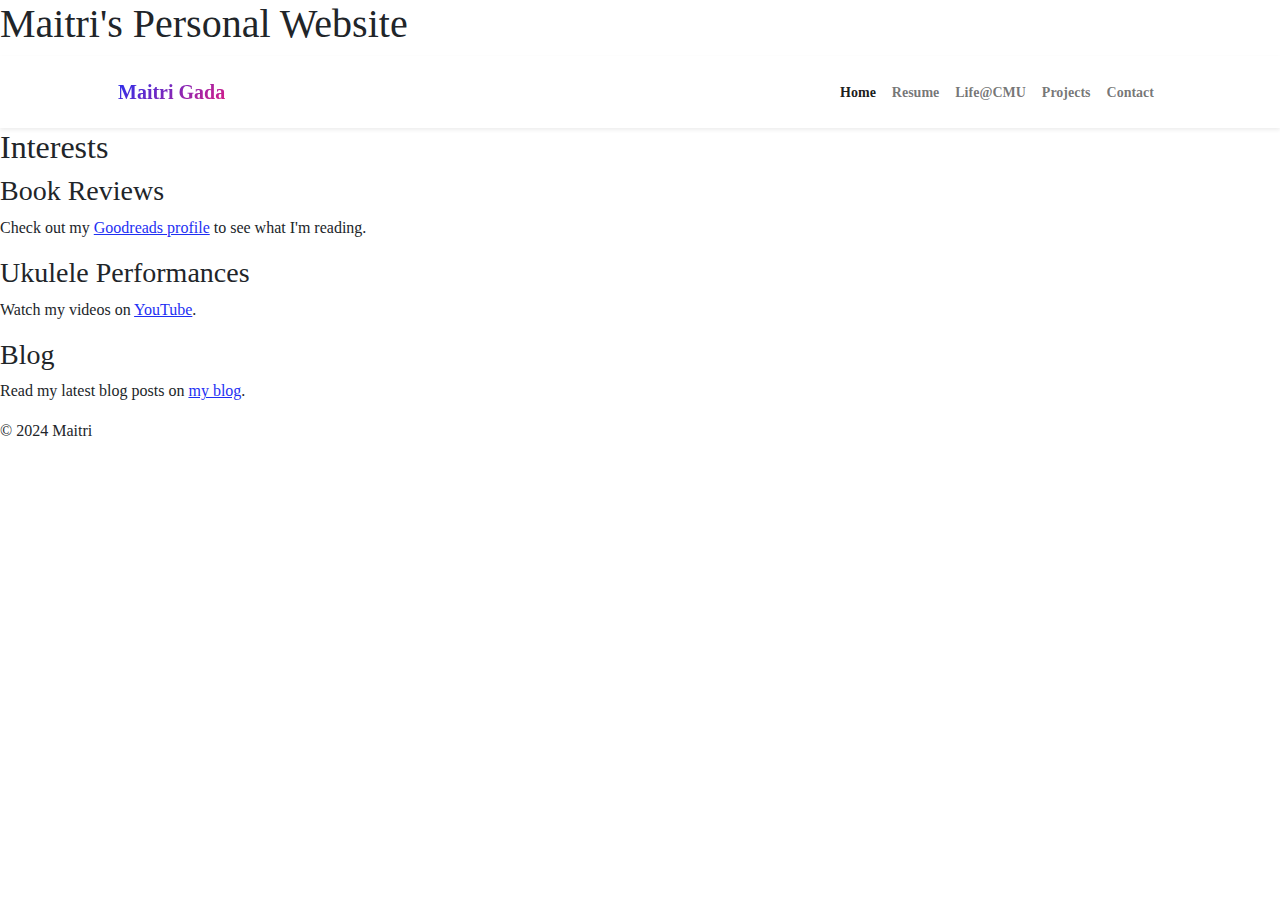
<file: interests.html>
<!DOCTYPE html>
<html lang="en">
<head>
    <meta charset="UTF-8">
    <meta name="viewport" content="width=device-width, initial-scale=1.0">
    <title>Interests</title>
    <link rel="stylesheet" href="css/styles.css">
</head>
<body>
    <header>
        <h1>Maitri's Personal Website</h1>
    </header>
    <!-- Navigation-->
    <nav class="navbar navbar-expand-lg navbar-light bg-white py-3 shadow-sm">
        <div class="container px-5">
            <a class="navbar-brand fw-bolder text-gradient" href="index.html">Maitri Gada</a>
            <button class="navbar-toggler" type="button" data-bs-toggle="collapse" data-bs-target="#navbarSupportedContent" aria-controls="navbarSupportedContent" aria-expanded="false" aria-label="Toggle navigation">
                <span class="navbar-toggler-icon"></span>
            </button>
            <div class="collapse navbar-collapse" id="navbarSupportedContent">
                <ul class="navbar-nav ms-auto mb-2 mb-lg-0 small fw-bolder">
                    <li class="nav-item"><a class="nav-link active" href="index.html">Home</a></li>
                    <li class="nav-item"><a class="nav-link" href="resume.html">Resume</a></li>
                    <li class="nav-item"><a class="nav-link" href="life.html">Life@CMU</a></li>
                    <li class="nav-item"><a class="nav-link" href="projects.html">Projects</a></li>
                    <li class="nav-item"><a class="nav-link" href="contact.html">Contact</a></li>
                </ul>
            </div>
        </div>
    </nav>
    <main>
        <h2>Interests</h2>
        <h3>Book Reviews</h3>
        <p>Check out my <a href="https://goodreads.com/yourprofile" target="_blank">Goodreads profile</a> to see what I'm reading.</p>
        
        <h3>Ukulele Performances</h3>
        <p>Watch my videos on <a href="https://youtube.com/yourchannel" target="_blank">YouTube</a>.</p>

        <h3>Blog</h3>
        <p>Read my latest blog posts on <a href="https://yourblog.com" target="_blank">my blog</a>.</p>
    </main>
    <footer>
        <p>&copy; 2024 Maitri</p>
    </footer>
</body>
</html>
</file>
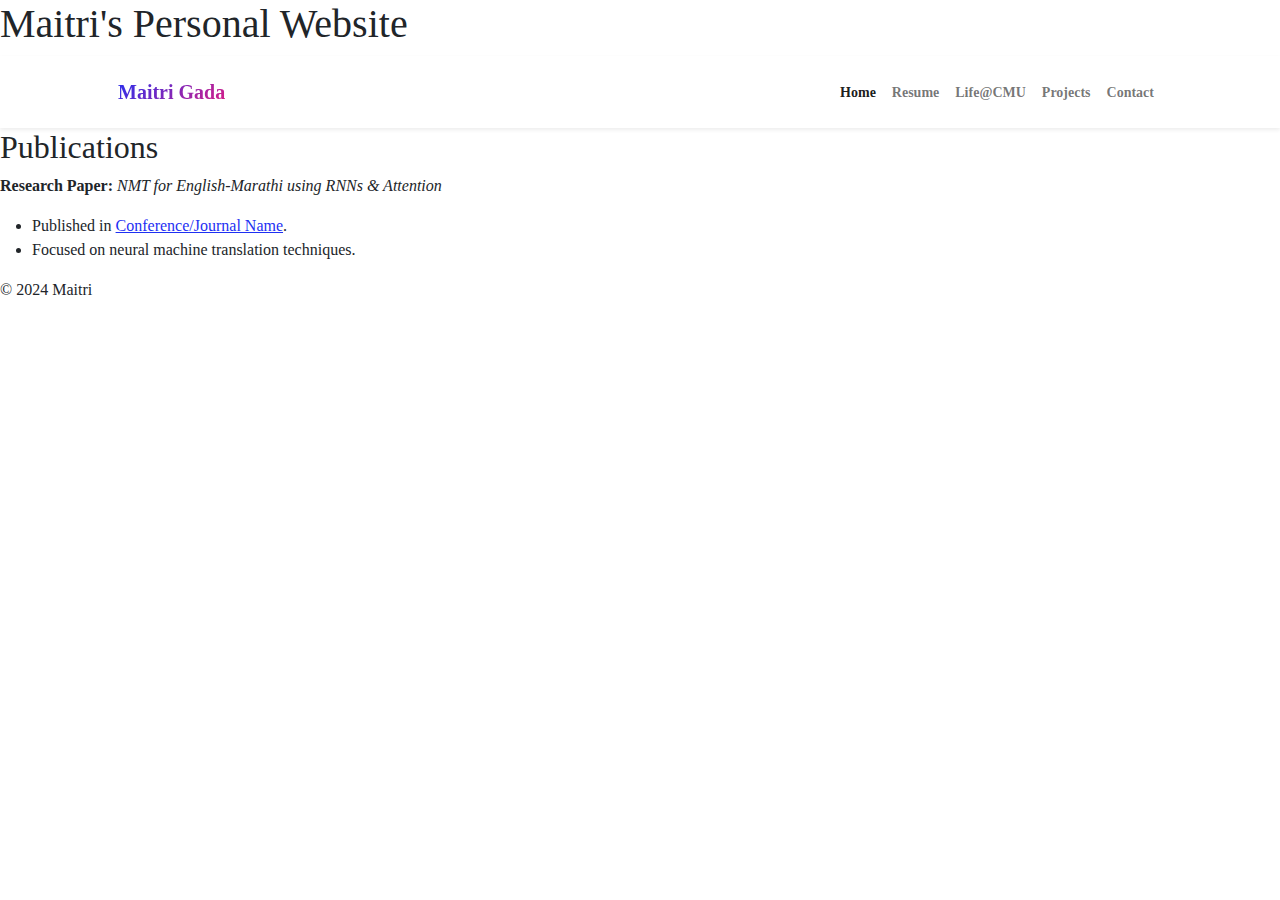
<file: research.html>
<!DOCTYPE html>
<html lang="en">
<head>
    <meta charset="UTF-8">
    <meta name="viewport" content="width=device-width, initial-scale=1.0">
    <title>Publications</title>
    <link rel="stylesheet" href="css/styles.css">
</head>
<body>
    <header>
        <h1>Maitri's Personal Website</h1>
    </header>
    <!-- Navigation-->
    <nav class="navbar navbar-expand-lg navbar-light bg-white py-3 shadow-sm">
        <div class="container px-5">
            <a class="navbar-brand fw-bolder text-gradient" href="index.html">Maitri Gada</a>
            <button class="navbar-toggler" type="button" data-bs-toggle="collapse" data-bs-target="#navbarSupportedContent" aria-controls="navbarSupportedContent" aria-expanded="false" aria-label="Toggle navigation">
                <span class="navbar-toggler-icon"></span>
            </button>
            <div class="collapse navbar-collapse" id="navbarSupportedContent">
                <ul class="navbar-nav ms-auto mb-2 mb-lg-0 small fw-bolder">
                    <li class="nav-item"><a class="nav-link active" href="index.html">Home</a></li>
                    <li class="nav-item"><a class="nav-link" href="resume.html">Resume</a></li>
                    <li class="nav-item"><a class="nav-link" href="life.html">Life@CMU</a></li>
                    <li class="nav-item"><a class="nav-link" href="projects.html">Projects</a></li>
                    <li class="nav-item"><a class="nav-link" href="contact.html">Contact</a></li>
                </ul>
            </div>
        </div>
    </nav>
    <main>
        <h2>Publications</h2>
        <p><strong>Research Paper:</strong> <em>NMT for English-Marathi using RNNs & Attention</em></p>
        <ul>
            <li>Published in <a href="https://example.com" target="_blank">Conference/Journal Name</a>.</li>
            <li>Focused on neural machine translation techniques.</li>
        </ul>
        <!-- Add more publications here -->
    </main>
    <footer>
        <p>&copy; 2024 Maitri</p>
    </footer>
</body>
</html>
</file>
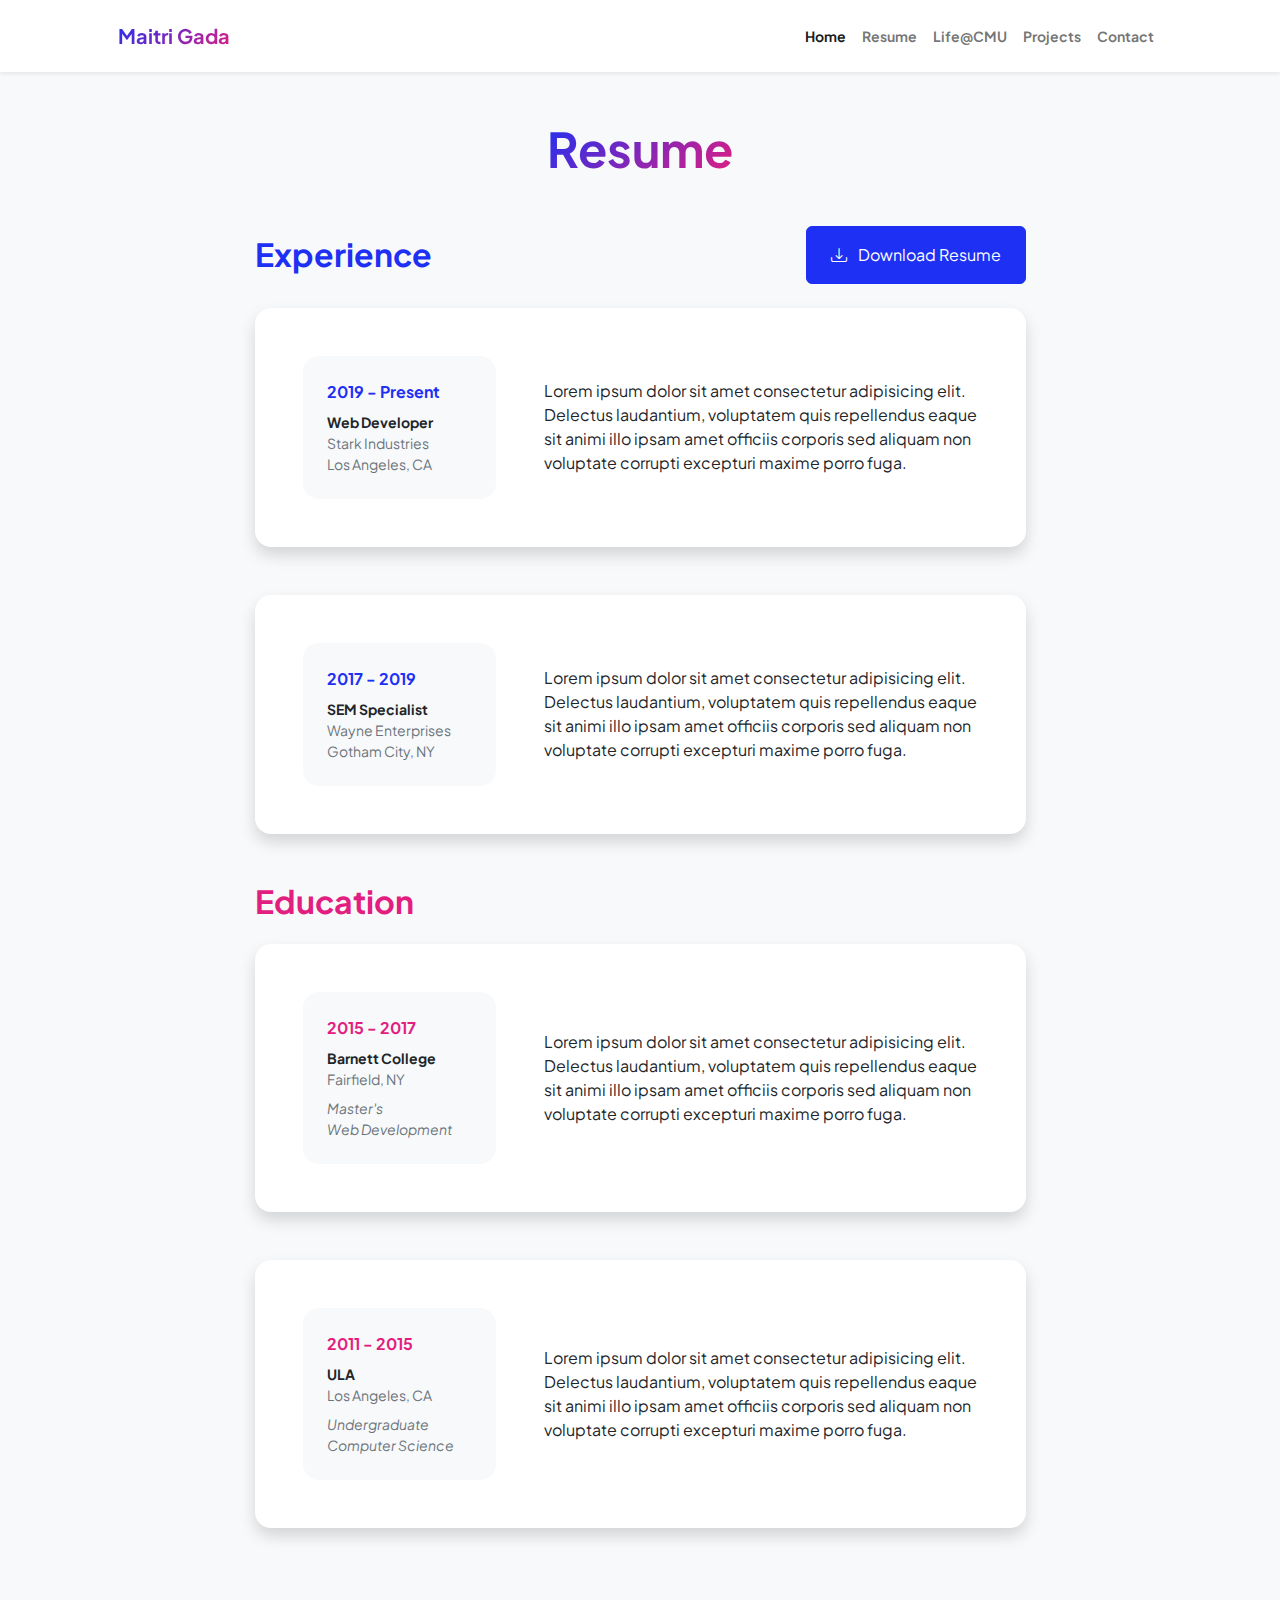
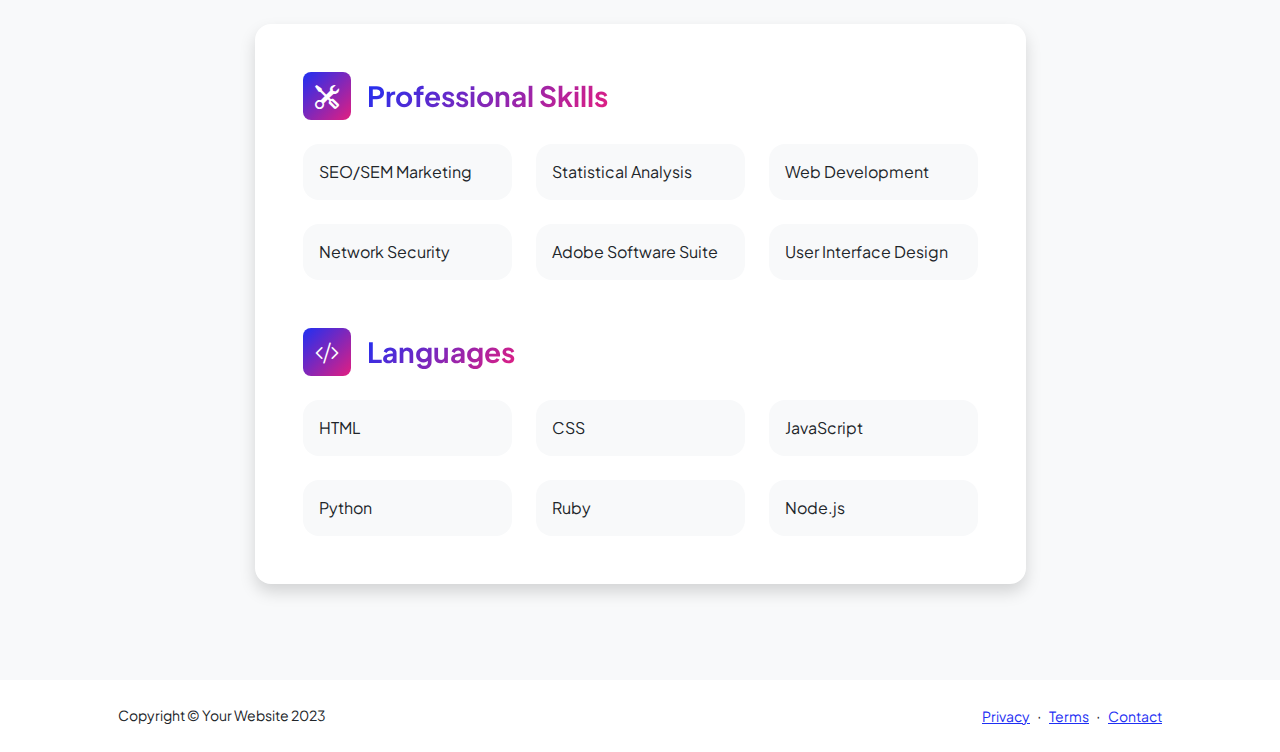
<file: resume.html>
<!DOCTYPE html>
<html lang="en">
    <head>
        <meta charset="utf-8" />
        <meta name="viewport" content="width=device-width, initial-scale=1, shrink-to-fit=no" />
        <meta name="description" content="" />
        <meta name="author" content="" />
        <title>Personal - Start Bootstrap Template</title>
        <!-- Favicon-->
        <link rel="icon" type="image/x-icon" href="assets/favicon.ico" />
        <!-- Custom Google font-->
        <link rel="preconnect" href="https://fonts.googleapis.com" />
        <link rel="preconnect" href="https://fonts.gstatic.com" crossorigin />
        <link href="https://fonts.googleapis.com/css2?family=Plus+Jakarta+Sans:wght@100;200;300;400;500;600;700;800;900&amp;display=swap" rel="stylesheet" />
        <!-- Bootstrap icons-->
        <link href="https://cdn.jsdelivr.net/npm/bootstrap-icons@1.8.1/font/bootstrap-icons.css" rel="stylesheet" />
        <!-- Core theme CSS (includes Bootstrap)-->
        <link href="css/styles.css" rel="stylesheet" />
    </head>
    <body class="d-flex flex-column h-100 bg-light">
        <main class="flex-shrink-0">
            <!-- Navigation-->
            <nav class="navbar navbar-expand-lg navbar-light bg-white py-3 shadow-sm">
                <div class="container px-5">
                    <a class="navbar-brand fw-bolder text-gradient" href="index.html">Maitri Gada</a>
                    <button class="navbar-toggler" type="button" data-bs-toggle="collapse" data-bs-target="#navbarSupportedContent" aria-controls="navbarSupportedContent" aria-expanded="false" aria-label="Toggle navigation">
                        <span class="navbar-toggler-icon"></span>
                    </button>
                    <div class="collapse navbar-collapse" id="navbarSupportedContent">
                        <ul class="navbar-nav ms-auto mb-2 mb-lg-0 small fw-bolder">
                            <li class="nav-item"><a class="nav-link active" href="index.html">Home</a></li>
                            <li class="nav-item"><a class="nav-link" href="resume.html">Resume</a></li>
                            <li class="nav-item"><a class="nav-link" href="life.html">Life@CMU</a></li>
                            <li class="nav-item"><a class="nav-link" href="projects.html">Projects</a></li>
                            <li class="nav-item"><a class="nav-link" href="contact.html">Contact</a></li>
                        </ul>
                    </div>
                </div>
            </nav>
            <!-- Page Content-->
            <div class="container px-5 my-5">
                <div class="text-center mb-5">
                    <h1 class="display-5 fw-bolder mb-0"><span class="text-gradient d-inline">Resume</span></h1>
                </div>
                <div class="row gx-5 justify-content-center">
                    <div class="col-lg-11 col-xl-9 col-xxl-8">
                        <!-- Experience Section-->
                        <section>
                            <div class="d-flex align-items-center justify-content-between mb-4">
                                <h2 class="text-primary fw-bolder mb-0">Experience</h2>
                                <!-- Download resume button-->
                                <!-- Note: Set the link href target to a PDF file within your project-->
                                <a class="btn btn-primary px-4 py-3" href="#!">
                                    <div class="d-inline-block bi bi-download me-2"></div>
                                    Download Resume
                                </a>
                            </div>
                            <!-- Experience Card 1-->
                            <div class="card shadow border-0 rounded-4 mb-5">
                                <div class="card-body p-5">
                                    <div class="row align-items-center gx-5">
                                        <div class="col text-center text-lg-start mb-4 mb-lg-0">
                                            <div class="bg-light p-4 rounded-4">
                                                <div class="text-primary fw-bolder mb-2">2019 - Present</div>
                                                <div class="small fw-bolder">Web Developer</div>
                                                <div class="small text-muted">Stark Industries</div>
                                                <div class="small text-muted">Los Angeles, CA</div>
                                            </div>
                                        </div>
                                        <div class="col-lg-8"><div>Lorem ipsum dolor sit amet consectetur adipisicing elit. Delectus laudantium, voluptatem quis repellendus eaque sit animi illo ipsam amet officiis corporis sed aliquam non voluptate corrupti excepturi maxime porro fuga.</div></div>
                                    </div>
                                </div>
                            </div>
                            <!-- Experience Card 2-->
                            <div class="card shadow border-0 rounded-4 mb-5">
                                <div class="card-body p-5">
                                    <div class="row align-items-center gx-5">
                                        <div class="col text-center text-lg-start mb-4 mb-lg-0">
                                            <div class="bg-light p-4 rounded-4">
                                                <div class="text-primary fw-bolder mb-2">2017 - 2019</div>
                                                <div class="small fw-bolder">SEM Specialist</div>
                                                <div class="small text-muted">Wayne Enterprises</div>
                                                <div class="small text-muted">Gotham City, NY</div>
                                            </div>
                                        </div>
                                        <div class="col-lg-8"><div>Lorem ipsum dolor sit amet consectetur adipisicing elit. Delectus laudantium, voluptatem quis repellendus eaque sit animi illo ipsam amet officiis corporis sed aliquam non voluptate corrupti excepturi maxime porro fuga.</div></div>
                                    </div>
                                </div>
                            </div>
                        </section>
                        <!-- Education Section-->
                        <section>
                            <h2 class="text-secondary fw-bolder mb-4">Education</h2>
                            <!-- Education Card 1-->
                            <div class="card shadow border-0 rounded-4 mb-5">
                                <div class="card-body p-5">
                                    <div class="row align-items-center gx-5">
                                        <div class="col text-center text-lg-start mb-4 mb-lg-0">
                                            <div class="bg-light p-4 rounded-4">
                                                <div class="text-secondary fw-bolder mb-2">2015 - 2017</div>
                                                <div class="mb-2">
                                                    <div class="small fw-bolder">Barnett College</div>
                                                    <div class="small text-muted">Fairfield, NY</div>
                                                </div>
                                                <div class="fst-italic">
                                                    <div class="small text-muted">Master's</div>
                                                    <div class="small text-muted">Web Development</div>
                                                </div>
                                            </div>
                                        </div>
                                        <div class="col-lg-8"><div>Lorem ipsum dolor sit amet consectetur adipisicing elit. Delectus laudantium, voluptatem quis repellendus eaque sit animi illo ipsam amet officiis corporis sed aliquam non voluptate corrupti excepturi maxime porro fuga.</div></div>
                                    </div>
                                </div>
                            </div>
                            <!-- Education Card 2-->
                            <div class="card shadow border-0 rounded-4 mb-5">
                                <div class="card-body p-5">
                                    <div class="row align-items-center gx-5">
                                        <div class="col text-center text-lg-start mb-4 mb-lg-0">
                                            <div class="bg-light p-4 rounded-4">
                                                <div class="text-secondary fw-bolder mb-2">2011 - 2015</div>
                                                <div class="mb-2">
                                                    <div class="small fw-bolder">ULA</div>
                                                    <div class="small text-muted">Los Angeles, CA</div>
                                                </div>
                                                <div class="fst-italic">
                                                    <div class="small text-muted">Undergraduate</div>
                                                    <div class="small text-muted">Computer Science</div>
                                                </div>
                                            </div>
                                        </div>
                                        <div class="col-lg-8"><div>Lorem ipsum dolor sit amet consectetur adipisicing elit. Delectus laudantium, voluptatem quis repellendus eaque sit animi illo ipsam amet officiis corporis sed aliquam non voluptate corrupti excepturi maxime porro fuga.</div></div>
                                    </div>
                                </div>
                            </div>
                        </section>
                        <!-- Divider-->
                        <div class="pb-5"></div>
                        <!-- Skills Section-->
                        <section>
                            <!-- Skillset Card-->
                            <div class="card shadow border-0 rounded-4 mb-5">
                                <div class="card-body p-5">
                                    <!-- Professional skills list-->
                                    <div class="mb-5">
                                        <div class="d-flex align-items-center mb-4">
                                            <div class="feature bg-primary bg-gradient-primary-to-secondary text-white rounded-3 me-3"><i class="bi bi-tools"></i></div>
                                            <h3 class="fw-bolder mb-0"><span class="text-gradient d-inline">Professional Skills</span></h3>
                                        </div>
                                        <div class="row row-cols-1 row-cols-md-3 mb-4">
                                            <div class="col mb-4 mb-md-0"><div class="d-flex align-items-center bg-light rounded-4 p-3 h-100">SEO/SEM Marketing</div></div>
                                            <div class="col mb-4 mb-md-0"><div class="d-flex align-items-center bg-light rounded-4 p-3 h-100">Statistical Analysis</div></div>
                                            <div class="col"><div class="d-flex align-items-center bg-light rounded-4 p-3 h-100">Web Development</div></div>
                                        </div>
                                        <div class="row row-cols-1 row-cols-md-3">
                                            <div class="col mb-4 mb-md-0"><div class="d-flex align-items-center bg-light rounded-4 p-3 h-100">Network Security</div></div>
                                            <div class="col mb-4 mb-md-0"><div class="d-flex align-items-center bg-light rounded-4 p-3 h-100">Adobe Software Suite</div></div>
                                            <div class="col"><div class="d-flex align-items-center bg-light rounded-4 p-3 h-100">User Interface Design</div></div>
                                        </div>
                                    </div>
                                    <!-- Languages list-->
                                    <div class="mb-0">
                                        <div class="d-flex align-items-center mb-4">
                                            <div class="feature bg-primary bg-gradient-primary-to-secondary text-white rounded-3 me-3"><i class="bi bi-code-slash"></i></div>
                                            <h3 class="fw-bolder mb-0"><span class="text-gradient d-inline">Languages</span></h3>
                                        </div>
                                        <div class="row row-cols-1 row-cols-md-3 mb-4">
                                            <div class="col mb-4 mb-md-0"><div class="d-flex align-items-center bg-light rounded-4 p-3 h-100">HTML</div></div>
                                            <div class="col mb-4 mb-md-0"><div class="d-flex align-items-center bg-light rounded-4 p-3 h-100">CSS</div></div>
                                            <div class="col"><div class="d-flex align-items-center bg-light rounded-4 p-3 h-100">JavaScript</div></div>
                                        </div>
                                        <div class="row row-cols-1 row-cols-md-3">
                                            <div class="col mb-4 mb-md-0"><div class="d-flex align-items-center bg-light rounded-4 p-3 h-100">Python</div></div>
                                            <div class="col mb-4 mb-md-0"><div class="d-flex align-items-center bg-light rounded-4 p-3 h-100">Ruby</div></div>
                                            <div class="col"><div class="d-flex align-items-center bg-light rounded-4 p-3 h-100">Node.js</div></div>
                                        </div>
                                    </div>
                                </div>
                            </div>
                        </section>
                    </div>
                </div>
            </div>
        </main>
        <!-- Footer-->
        <footer class="bg-white py-4 mt-auto">
            <div class="container px-5">
                <div class="row align-items-center justify-content-between flex-column flex-sm-row">
                    <div class="col-auto"><div class="small m-0">Copyright &copy; Your Website 2023</div></div>
                    <div class="col-auto">
                        <a class="small" href="#!">Privacy</a>
                        <span class="mx-1">&middot;</span>
                        <a class="small" href="#!">Terms</a>
                        <span class="mx-1">&middot;</span>
                        <a class="small" href="#!">Contact</a>
                    </div>
                </div>
            </div>
        </footer>
        <!-- Bootstrap core JS-->
        <script src="https://cdn.jsdelivr.net/npm/bootstrap@5.2.3/dist/js/bootstrap.bundle.min.js"></script>
        <!-- Core theme JS-->
        <script src="js/scripts.js"></script>
    </body>
</html>
</file>
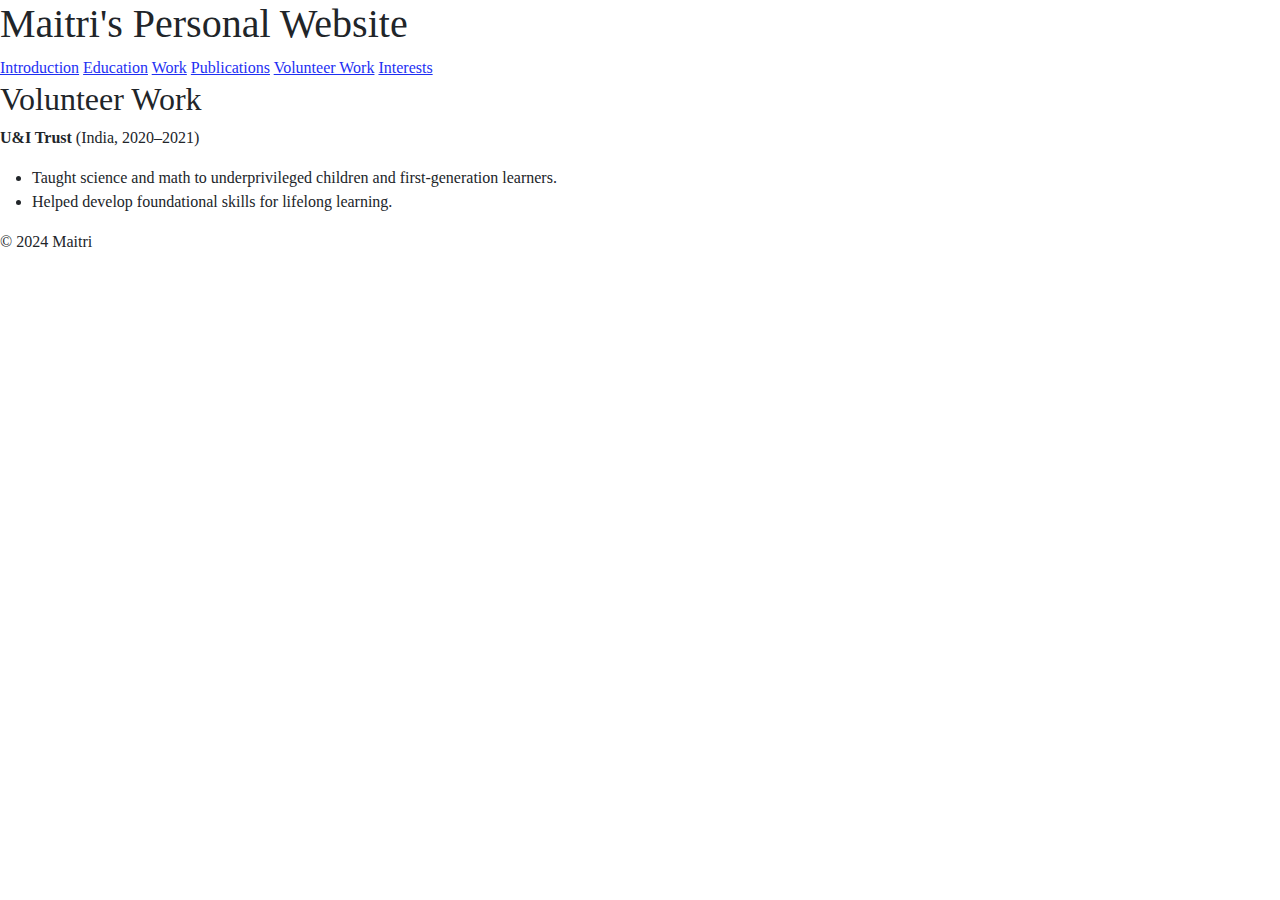
<file: volunteer.html>
<!DOCTYPE html>
<html lang="en">
<head>
    <meta charset="UTF-8">
    <meta name="viewport" content="width=device-width, initial-scale=1.0">
    <title>Volunteer Work</title>
    <link rel="stylesheet" href="css/styles.css">
</head>
<body>
    <header>
        <h1>Maitri's Personal Website</h1>
    </header>
    <nav>
        <a href="index.html">Introduction</a>
        <a href="education.html">Education</a>
        <a href="work.html">Work</a>
        <a href="publications.html">Publications</a>
        <a href="volunteer.html">Volunteer Work</a>
        <a href="interests.html">Interests</a>
    </nav>
    <main>
        <h2>Volunteer Work</h2>
        <p><strong>U&I Trust</strong> (India, 2020–2021)</p>
        <ul>
            <li>Taught science and math to underprivileged children and first-generation learners.</li>
            <li>Helped develop foundational skills for lifelong learning.</li>
        </ul>
        <!-- Add more volunteer experiences -->
    </main>
    <footer>
        <p>&copy; 2024 Maitri</p>
    </footer>
</body>
</html>
</file>
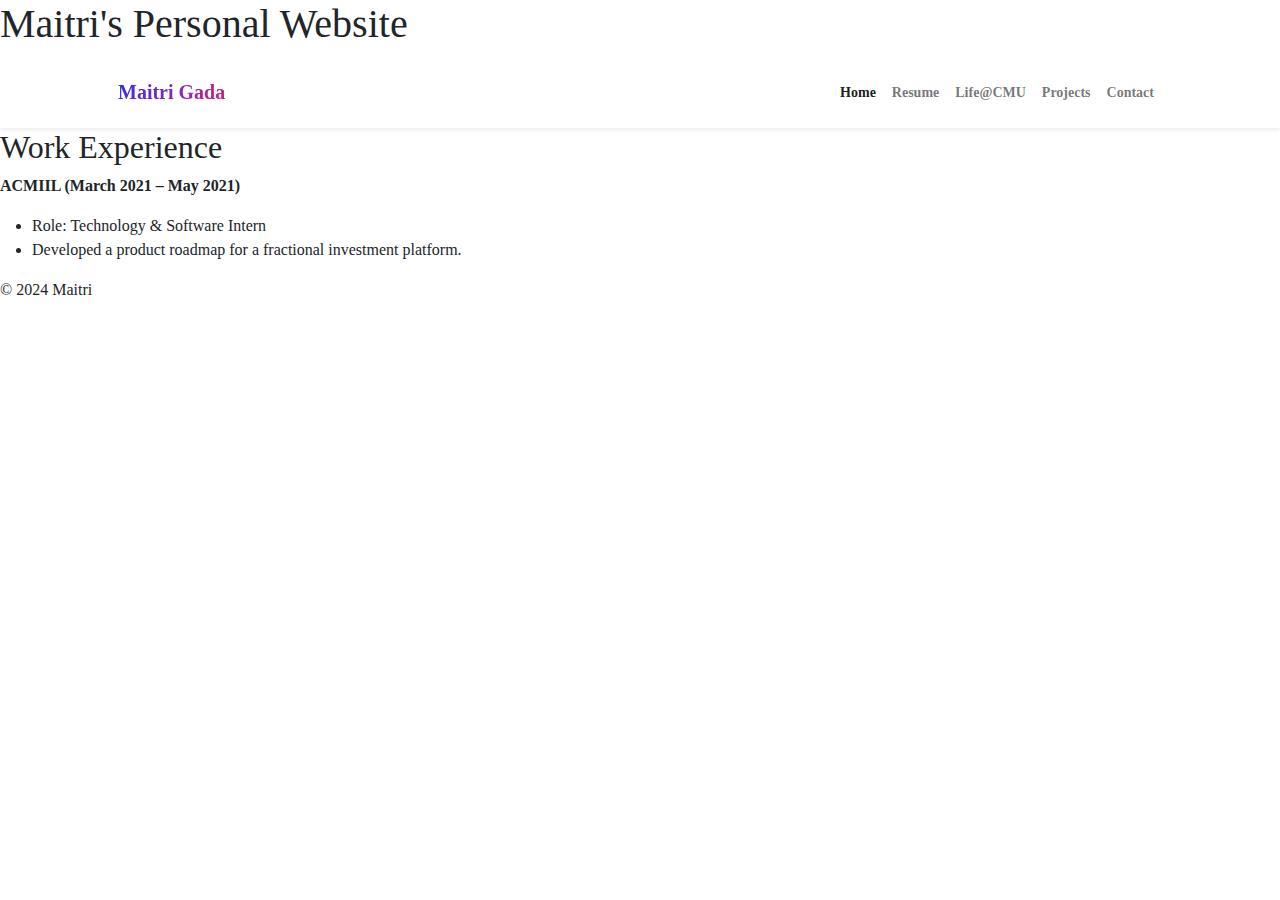
<file: work.html>
<!DOCTYPE html>
<html lang="en">
<head>
    <meta charset="UTF-8">
    <meta name="viewport" content="width=device-width, initial-scale=1.0">
    <title>Work</title>
    <link rel="stylesheet" href="css/styles.css">
</head>
<body>
    <header>
        <h1>Maitri's Personal Website</h1>
    </header>
    <!-- Navigation-->
    <nav class="navbar navbar-expand-lg navbar-light bg-white py-3 shadow-sm">
        <div class="container px-5">
            <a class="navbar-brand fw-bolder text-gradient" href="index.html">Maitri Gada</a>
            <button class="navbar-toggler" type="button" data-bs-toggle="collapse" data-bs-target="#navbarSupportedContent" aria-controls="navbarSupportedContent" aria-expanded="false" aria-label="Toggle navigation">
                <span class="navbar-toggler-icon"></span>
            </button>
            <div class="collapse navbar-collapse" id="navbarSupportedContent">
                <ul class="navbar-nav ms-auto mb-2 mb-lg-0 small fw-bolder">
                    <li class="nav-item"><a class="nav-link active" href="index.html">Home</a></li>
                    <li class="nav-item"><a class="nav-link" href="resume.html">Resume</a></li>
                    <li class="nav-item"><a class="nav-link" href="life.html">Life@CMU</a></li>
                    <li class="nav-item"><a class="nav-link" href="projects.html">Projects</a></li>
                    <li class="nav-item"><a class="nav-link" href="contact.html">Contact</a></li>
                </ul>
            </div>
        </div>
    </nav>
    <main>
        <h2>Work Experience</h2>
        <p><strong>ACMIIL (March 2021 – May 2021)</strong></p>
        <ul>
            <li>Role: Technology & Software Intern</li>
            <li>Developed a product roadmap for a fractional investment platform.</li>
        </ul>
        <!-- Add more work experiences -->
    </main>
    <footer>
        <p>&copy; 2024 Maitri</p>
    </footer>
</body>
</html>
</file>
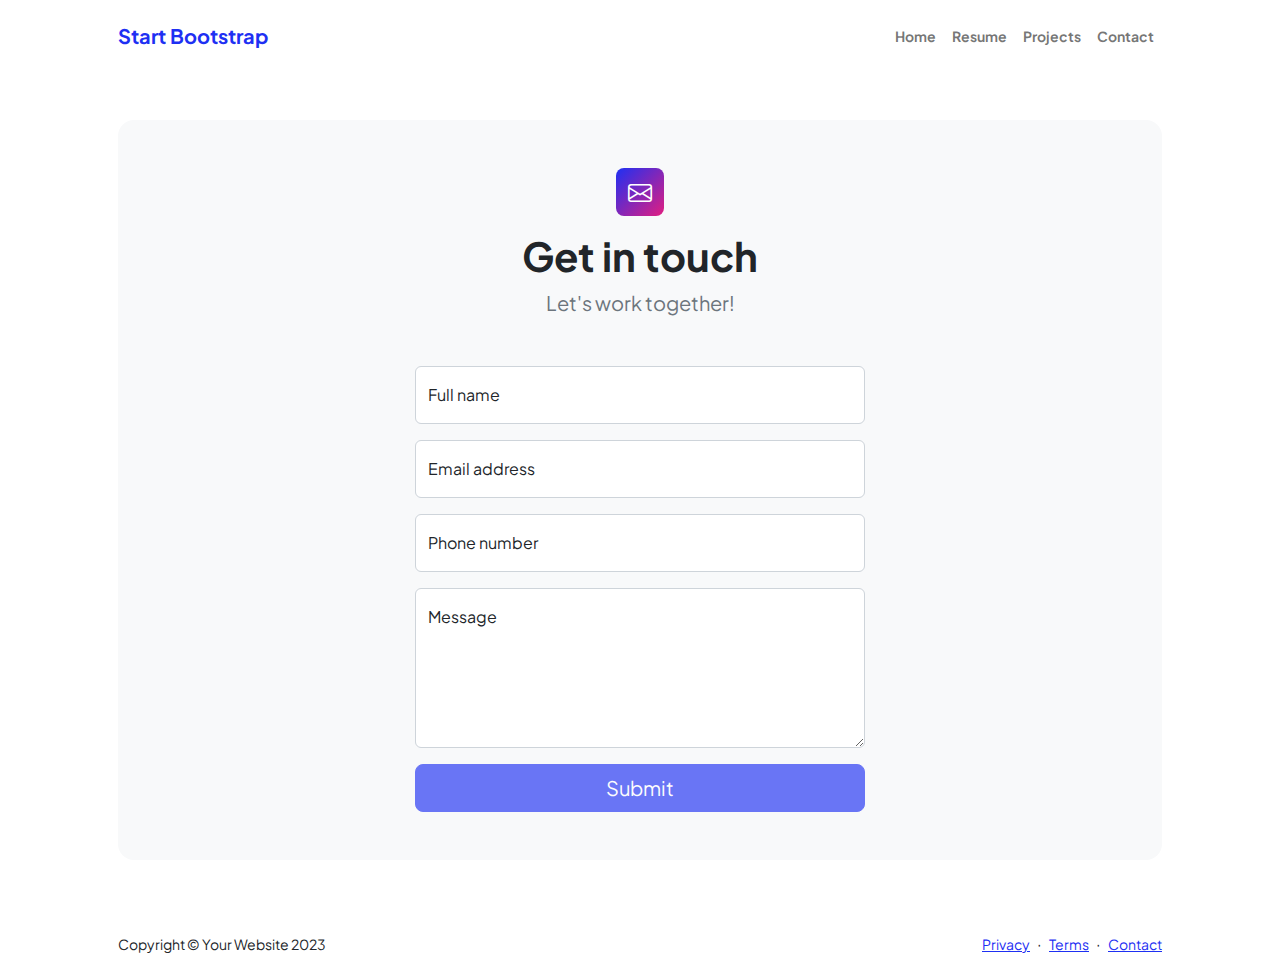
<file: startbootstrap-personal-gh-pages/startbootstrap-personal-gh-pages/contact.html>
<!DOCTYPE html>
<html lang="en">
    <head>
        <meta charset="utf-8" />
        <meta name="viewport" content="width=device-width, initial-scale=1, shrink-to-fit=no" />
        <meta name="description" content />
        <meta name="author" content />
        <title>Modern Business - Start Bootstrap Template</title>
        <!-- Favicon-->
        <link rel="icon" type="image/x-icon" href="assets/favicon.ico" />
        <!-- Custom Google font-->
        <link rel="preconnect" href="https://fonts.googleapis.com" />
        <link rel="preconnect" href="https://fonts.gstatic.com" crossorigin />
        <link href="https://fonts.googleapis.com/css2?family=Plus+Jakarta+Sans:wght@100;200;300;400;500;600;700;800;900&amp;display=swap" rel="stylesheet" />
        <!-- Bootstrap icons-->
        <link href="https://cdn.jsdelivr.net/npm/bootstrap-icons@1.8.1/font/bootstrap-icons.css" rel="stylesheet" />
        <!-- Core theme CSS (includes Bootstrap)-->
        <link href="css/styles.css" rel="stylesheet" />
    </head>
    <body class="d-flex flex-column">
        <main class="flex-shrink-0">
            <!-- Navigation-->
            <nav class="navbar navbar-expand-lg navbar-light bg-white py-3">
                <div class="container px-5">
                    <a class="navbar-brand" href="index.html"><span class="fw-bolder text-primary">Start Bootstrap</span></a>
                    <button class="navbar-toggler" type="button" data-bs-toggle="collapse" data-bs-target="#navbarSupportedContent" aria-controls="navbarSupportedContent" aria-expanded="false" aria-label="Toggle navigation"><span class="navbar-toggler-icon"></span></button>
                    <div class="collapse navbar-collapse" id="navbarSupportedContent">
                        <ul class="navbar-nav ms-auto mb-2 mb-lg-0 small fw-bolder">
                            <li class="nav-item"><a class="nav-link" href="index.html">Home</a></li>
                            <li class="nav-item"><a class="nav-link" href="resume.html">Resume</a></li>
                            <li class="nav-item"><a class="nav-link" href="projects.html">Projects</a></li>
                            <li class="nav-item"><a class="nav-link" href="contact.html">Contact</a></li>
                        </ul>
                    </div>
                </div>
            </nav>
            <!-- Page content-->
            <section class="py-5">
                <div class="container px-5">
                    <!-- Contact form-->
                    <div class="bg-light rounded-4 py-5 px-4 px-md-5">
                        <div class="text-center mb-5">
                            <div class="feature bg-primary bg-gradient-primary-to-secondary text-white rounded-3 mb-3"><i class="bi bi-envelope"></i></div>
                            <h1 class="fw-bolder">Get in touch</h1>
                            <p class="lead fw-normal text-muted mb-0">Let's work together!</p>
                        </div>
                        <div class="row gx-5 justify-content-center">
                            <div class="col-lg-8 col-xl-6">
                                <!-- * * * * * * * * * * * * * * *-->
                                <!-- * * SB Forms Contact Form * *-->
                                <!-- * * * * * * * * * * * * * * *-->
                                <!-- This form is pre-integrated with SB Forms.-->
                                <!-- To make this form functional, sign up at-->
                                <!-- https://startbootstrap.com/solution/contact-forms-->
                                <!-- to get an API token!-->
                                <form id="contactForm" data-sb-form-api-token="API_TOKEN">
                                    <!-- Name input-->
                                    <div class="form-floating mb-3">
                                        <input class="form-control" id="name" type="text" placeholder="Enter your name..." data-sb-validations="required" />
                                        <label for="name">Full name</label>
                                        <div class="invalid-feedback" data-sb-feedback="name:required">A name is required.</div>
                                    </div>
                                    <!-- Email address input-->
                                    <div class="form-floating mb-3">
                                        <input class="form-control" id="email" type="email" placeholder="name@example.com" data-sb-validations="required,email" />
                                        <label for="email">Email address</label>
                                        <div class="invalid-feedback" data-sb-feedback="email:required">An email is required.</div>
                                        <div class="invalid-feedback" data-sb-feedback="email:email">Email is not valid.</div>
                                    </div>
                                    <!-- Phone number input-->
                                    <div class="form-floating mb-3">
                                        <input class="form-control" id="phone" type="tel" placeholder="(123) 456-7890" data-sb-validations="required" />
                                        <label for="phone">Phone number</label>
                                        <div class="invalid-feedback" data-sb-feedback="phone:required">A phone number is required.</div>
                                    </div>
                                    <!-- Message input-->
                                    <div class="form-floating mb-3">
                                        <textarea class="form-control" id="message" type="text" placeholder="Enter your message here..." style="height: 10rem" data-sb-validations="required"></textarea>
                                        <label for="message">Message</label>
                                        <div class="invalid-feedback" data-sb-feedback="message:required">A message is required.</div>
                                    </div>
                                    <!-- Submit success message-->
                                    <!---->
                                    <!-- This is what your users will see when the form-->
                                    <!-- has successfully submitted-->
                                    <div class="d-none" id="submitSuccessMessage">
                                        <div class="text-center mb-3">
                                            <div class="fw-bolder">Form submission successful!</div>
                                            To activate this form, sign up at
                                            <br />
                                            <a href="https://startbootstrap.com/solution/contact-forms">https://startbootstrap.com/solution/contact-forms</a>
                                        </div>
                                    </div>
                                    <!-- Submit error message-->
                                    <!---->
                                    <!-- This is what your users will see when there is-->
                                    <!-- an error submitting the form-->
                                    <div class="d-none" id="submitErrorMessage"><div class="text-center text-danger mb-3">Error sending message!</div></div>
                                    <!-- Submit Button-->
                                    <div class="d-grid"><button class="btn btn-primary btn-lg disabled" id="submitButton" type="submit">Submit</button></div>
                                </form>
                            </div>
                        </div>
                    </div>
                </div>
            </section>
        </main>
        <!-- Footer-->
        <footer class="bg-white py-4 mt-auto">
            <div class="container px-5">
                <div class="row align-items-center justify-content-between flex-column flex-sm-row">
                    <div class="col-auto"><div class="small m-0">Copyright &copy; Your Website 2023</div></div>
                    <div class="col-auto">
                        <a class="small" href="#!">Privacy</a>
                        <span class="mx-1">&middot;</span>
                        <a class="small" href="#!">Terms</a>
                        <span class="mx-1">&middot;</span>
                        <a class="small" href="#!">Contact</a>
                    </div>
                </div>
            </div>
        </footer>
        <!-- Bootstrap core JS-->
        <script src="https://cdn.jsdelivr.net/npm/bootstrap@5.2.3/dist/js/bootstrap.bundle.min.js"></script>
        <!-- Core theme JS-->
        <script src="js/scripts.js"></script>
        <!-- * * * * * * * * * * * * * * * * * * * * * * * * * * * * * * * * * * * * * * * *-->
        <!-- * *                               SB Forms JS                               * *-->
        <!-- * * Activate your form at https://startbootstrap.com/solution/contact-forms * *-->
        <!-- * * * * * * * * * * * * * * * * * * * * * * * * * * * * * * * * * * * * * * * *-->
        <script src="https://cdn.startbootstrap.com/sb-forms-latest.js"></script>
    </body>
</html>
</file>
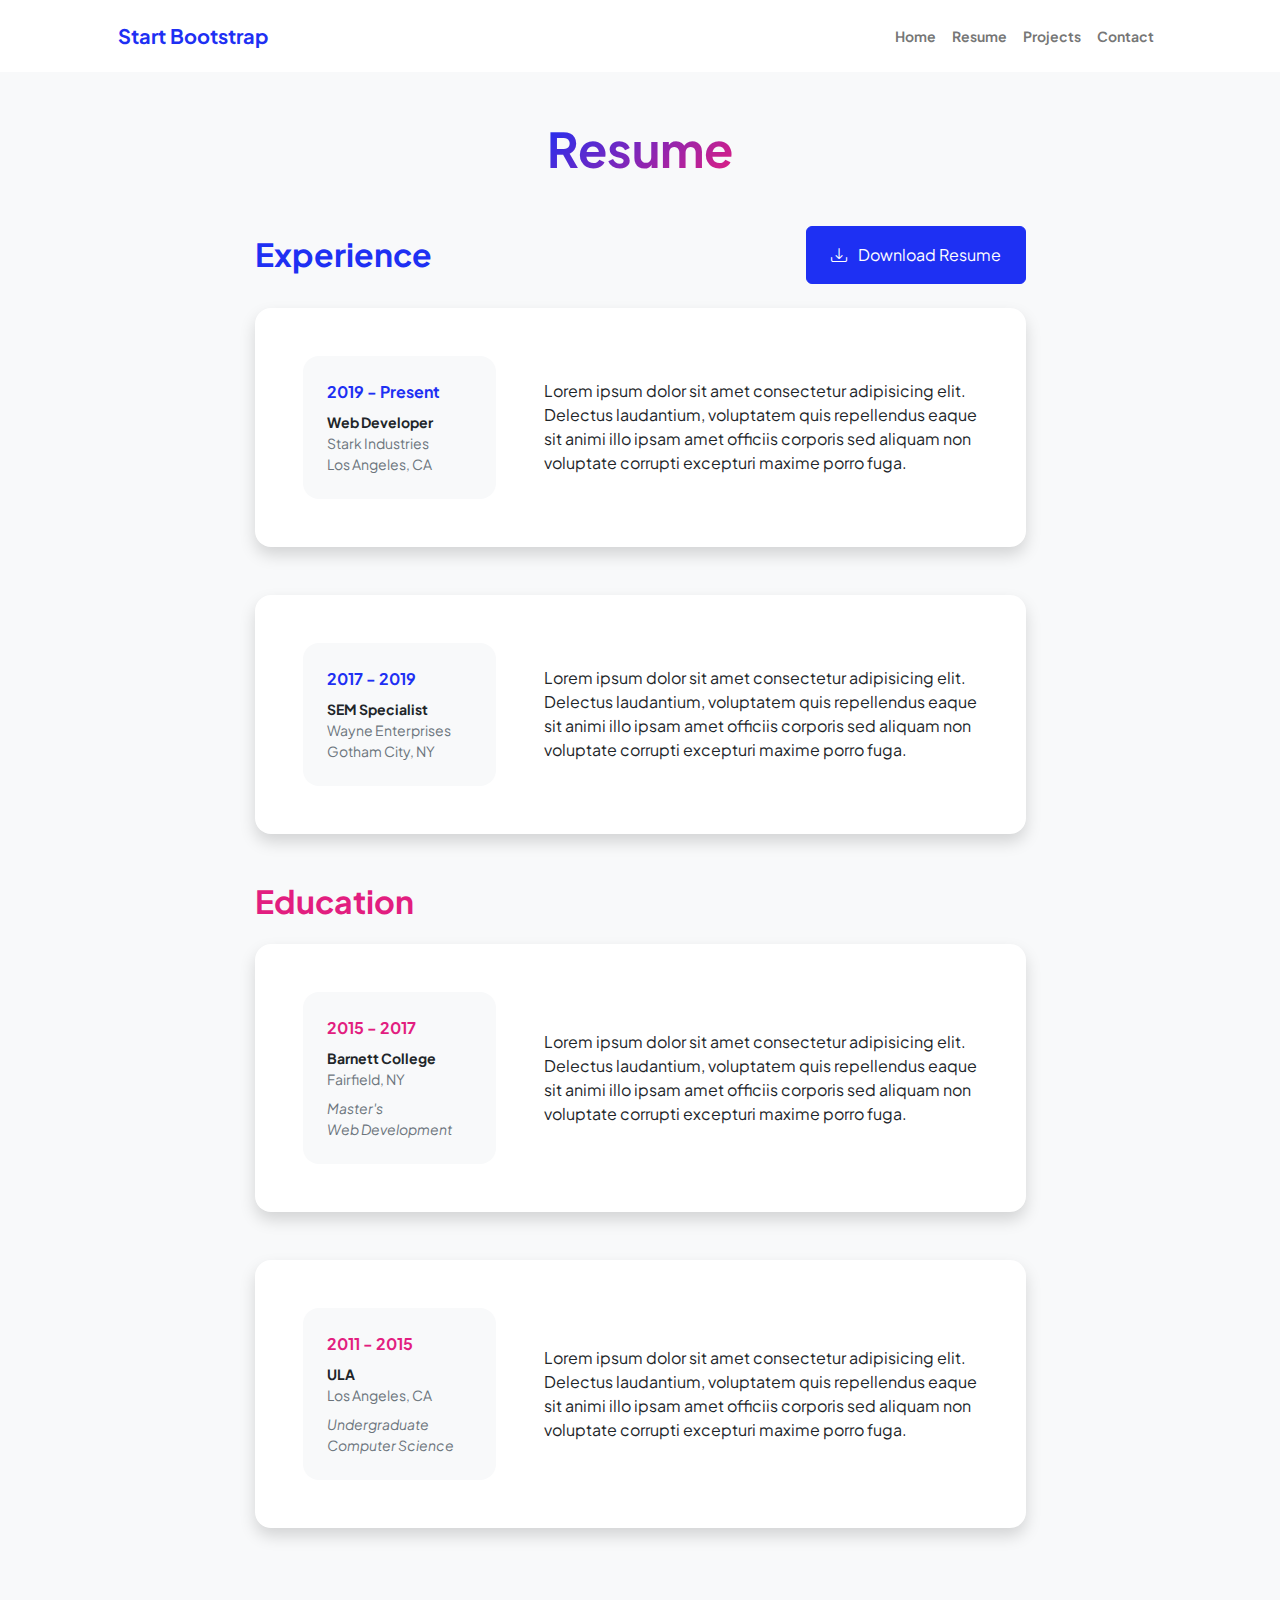
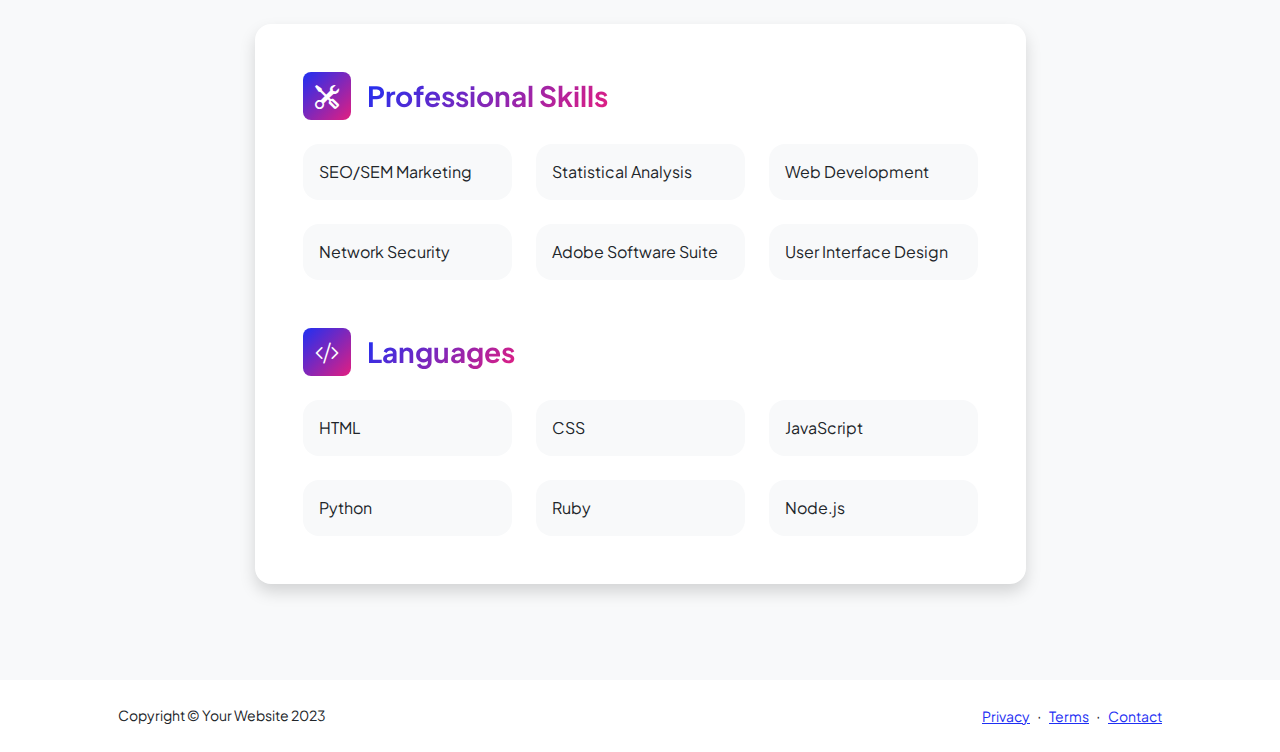
<file: startbootstrap-personal-gh-pages/startbootstrap-personal-gh-pages/resume.html>
<!DOCTYPE html>
<html lang="en">
    <head>
        <meta charset="utf-8" />
        <meta name="viewport" content="width=device-width, initial-scale=1, shrink-to-fit=no" />
        <meta name="description" content="" />
        <meta name="author" content="" />
        <title>Personal - Start Bootstrap Template</title>
        <!-- Favicon-->
        <link rel="icon" type="image/x-icon" href="assets/favicon.ico" />
        <!-- Custom Google font-->
        <link rel="preconnect" href="https://fonts.googleapis.com" />
        <link rel="preconnect" href="https://fonts.gstatic.com" crossorigin />
        <link href="https://fonts.googleapis.com/css2?family=Plus+Jakarta+Sans:wght@100;200;300;400;500;600;700;800;900&amp;display=swap" rel="stylesheet" />
        <!-- Bootstrap icons-->
        <link href="https://cdn.jsdelivr.net/npm/bootstrap-icons@1.8.1/font/bootstrap-icons.css" rel="stylesheet" />
        <!-- Core theme CSS (includes Bootstrap)-->
        <link href="css/styles.css" rel="stylesheet" />
    </head>
    <body class="d-flex flex-column h-100 bg-light">
        <main class="flex-shrink-0">
            <!-- Navigation-->
            <nav class="navbar navbar-expand-lg navbar-light bg-white py-3">
                <div class="container px-5">
                    <a class="navbar-brand" href="index.html"><span class="fw-bolder text-primary">Start Bootstrap</span></a>
                    <button class="navbar-toggler" type="button" data-bs-toggle="collapse" data-bs-target="#navbarSupportedContent" aria-controls="navbarSupportedContent" aria-expanded="false" aria-label="Toggle navigation"><span class="navbar-toggler-icon"></span></button>
                    <div class="collapse navbar-collapse" id="navbarSupportedContent">
                        <ul class="navbar-nav ms-auto mb-2 mb-lg-0 small fw-bolder">
                            <li class="nav-item"><a class="nav-link" href="index.html">Home</a></li>
                            <li class="nav-item"><a class="nav-link" href="resume.html">Resume</a></li>
                            <li class="nav-item"><a class="nav-link" href="projects.html">Projects</a></li>
                            <li class="nav-item"><a class="nav-link" href="contact.html">Contact</a></li>
                        </ul>
                    </div>
                </div>
            </nav>
            <!-- Page Content-->
            <div class="container px-5 my-5">
                <div class="text-center mb-5">
                    <h1 class="display-5 fw-bolder mb-0"><span class="text-gradient d-inline">Resume</span></h1>
                </div>
                <div class="row gx-5 justify-content-center">
                    <div class="col-lg-11 col-xl-9 col-xxl-8">
                        <!-- Experience Section-->
                        <section>
                            <div class="d-flex align-items-center justify-content-between mb-4">
                                <h2 class="text-primary fw-bolder mb-0">Experience</h2>
                                <!-- Download resume button-->
                                <!-- Note: Set the link href target to a PDF file within your project-->
                                <a class="btn btn-primary px-4 py-3" href="#!">
                                    <div class="d-inline-block bi bi-download me-2"></div>
                                    Download Resume
                                </a>
                            </div>
                            <!-- Experience Card 1-->
                            <div class="card shadow border-0 rounded-4 mb-5">
                                <div class="card-body p-5">
                                    <div class="row align-items-center gx-5">
                                        <div class="col text-center text-lg-start mb-4 mb-lg-0">
                                            <div class="bg-light p-4 rounded-4">
                                                <div class="text-primary fw-bolder mb-2">2019 - Present</div>
                                                <div class="small fw-bolder">Web Developer</div>
                                                <div class="small text-muted">Stark Industries</div>
                                                <div class="small text-muted">Los Angeles, CA</div>
                                            </div>
                                        </div>
                                        <div class="col-lg-8"><div>Lorem ipsum dolor sit amet consectetur adipisicing elit. Delectus laudantium, voluptatem quis repellendus eaque sit animi illo ipsam amet officiis corporis sed aliquam non voluptate corrupti excepturi maxime porro fuga.</div></div>
                                    </div>
                                </div>
                            </div>
                            <!-- Experience Card 2-->
                            <div class="card shadow border-0 rounded-4 mb-5">
                                <div class="card-body p-5">
                                    <div class="row align-items-center gx-5">
                                        <div class="col text-center text-lg-start mb-4 mb-lg-0">
                                            <div class="bg-light p-4 rounded-4">
                                                <div class="text-primary fw-bolder mb-2">2017 - 2019</div>
                                                <div class="small fw-bolder">SEM Specialist</div>
                                                <div class="small text-muted">Wayne Enterprises</div>
                                                <div class="small text-muted">Gotham City, NY</div>
                                            </div>
                                        </div>
                                        <div class="col-lg-8"><div>Lorem ipsum dolor sit amet consectetur adipisicing elit. Delectus laudantium, voluptatem quis repellendus eaque sit animi illo ipsam amet officiis corporis sed aliquam non voluptate corrupti excepturi maxime porro fuga.</div></div>
                                    </div>
                                </div>
                            </div>
                        </section>
                        <!-- Education Section-->
                        <section>
                            <h2 class="text-secondary fw-bolder mb-4">Education</h2>
                            <!-- Education Card 1-->
                            <div class="card shadow border-0 rounded-4 mb-5">
                                <div class="card-body p-5">
                                    <div class="row align-items-center gx-5">
                                        <div class="col text-center text-lg-start mb-4 mb-lg-0">
                                            <div class="bg-light p-4 rounded-4">
                                                <div class="text-secondary fw-bolder mb-2">2015 - 2017</div>
                                                <div class="mb-2">
                                                    <div class="small fw-bolder">Barnett College</div>
                                                    <div class="small text-muted">Fairfield, NY</div>
                                                </div>
                                                <div class="fst-italic">
                                                    <div class="small text-muted">Master's</div>
                                                    <div class="small text-muted">Web Development</div>
                                                </div>
                                            </div>
                                        </div>
                                        <div class="col-lg-8"><div>Lorem ipsum dolor sit amet consectetur adipisicing elit. Delectus laudantium, voluptatem quis repellendus eaque sit animi illo ipsam amet officiis corporis sed aliquam non voluptate corrupti excepturi maxime porro fuga.</div></div>
                                    </div>
                                </div>
                            </div>
                            <!-- Education Card 2-->
                            <div class="card shadow border-0 rounded-4 mb-5">
                                <div class="card-body p-5">
                                    <div class="row align-items-center gx-5">
                                        <div class="col text-center text-lg-start mb-4 mb-lg-0">
                                            <div class="bg-light p-4 rounded-4">
                                                <div class="text-secondary fw-bolder mb-2">2011 - 2015</div>
                                                <div class="mb-2">
                                                    <div class="small fw-bolder">ULA</div>
                                                    <div class="small text-muted">Los Angeles, CA</div>
                                                </div>
                                                <div class="fst-italic">
                                                    <div class="small text-muted">Undergraduate</div>
                                                    <div class="small text-muted">Computer Science</div>
                                                </div>
                                            </div>
                                        </div>
                                        <div class="col-lg-8"><div>Lorem ipsum dolor sit amet consectetur adipisicing elit. Delectus laudantium, voluptatem quis repellendus eaque sit animi illo ipsam amet officiis corporis sed aliquam non voluptate corrupti excepturi maxime porro fuga.</div></div>
                                    </div>
                                </div>
                            </div>
                        </section>
                        <!-- Divider-->
                        <div class="pb-5"></div>
                        <!-- Skills Section-->
                        <section>
                            <!-- Skillset Card-->
                            <div class="card shadow border-0 rounded-4 mb-5">
                                <div class="card-body p-5">
                                    <!-- Professional skills list-->
                                    <div class="mb-5">
                                        <div class="d-flex align-items-center mb-4">
                                            <div class="feature bg-primary bg-gradient-primary-to-secondary text-white rounded-3 me-3"><i class="bi bi-tools"></i></div>
                                            <h3 class="fw-bolder mb-0"><span class="text-gradient d-inline">Professional Skills</span></h3>
                                        </div>
                                        <div class="row row-cols-1 row-cols-md-3 mb-4">
                                            <div class="col mb-4 mb-md-0"><div class="d-flex align-items-center bg-light rounded-4 p-3 h-100">SEO/SEM Marketing</div></div>
                                            <div class="col mb-4 mb-md-0"><div class="d-flex align-items-center bg-light rounded-4 p-3 h-100">Statistical Analysis</div></div>
                                            <div class="col"><div class="d-flex align-items-center bg-light rounded-4 p-3 h-100">Web Development</div></div>
                                        </div>
                                        <div class="row row-cols-1 row-cols-md-3">
                                            <div class="col mb-4 mb-md-0"><div class="d-flex align-items-center bg-light rounded-4 p-3 h-100">Network Security</div></div>
                                            <div class="col mb-4 mb-md-0"><div class="d-flex align-items-center bg-light rounded-4 p-3 h-100">Adobe Software Suite</div></div>
                                            <div class="col"><div class="d-flex align-items-center bg-light rounded-4 p-3 h-100">User Interface Design</div></div>
                                        </div>
                                    </div>
                                    <!-- Languages list-->
                                    <div class="mb-0">
                                        <div class="d-flex align-items-center mb-4">
                                            <div class="feature bg-primary bg-gradient-primary-to-secondary text-white rounded-3 me-3"><i class="bi bi-code-slash"></i></div>
                                            <h3 class="fw-bolder mb-0"><span class="text-gradient d-inline">Languages</span></h3>
                                        </div>
                                        <div class="row row-cols-1 row-cols-md-3 mb-4">
                                            <div class="col mb-4 mb-md-0"><div class="d-flex align-items-center bg-light rounded-4 p-3 h-100">HTML</div></div>
                                            <div class="col mb-4 mb-md-0"><div class="d-flex align-items-center bg-light rounded-4 p-3 h-100">CSS</div></div>
                                            <div class="col"><div class="d-flex align-items-center bg-light rounded-4 p-3 h-100">JavaScript</div></div>
                                        </div>
                                        <div class="row row-cols-1 row-cols-md-3">
                                            <div class="col mb-4 mb-md-0"><div class="d-flex align-items-center bg-light rounded-4 p-3 h-100">Python</div></div>
                                            <div class="col mb-4 mb-md-0"><div class="d-flex align-items-center bg-light rounded-4 p-3 h-100">Ruby</div></div>
                                            <div class="col"><div class="d-flex align-items-center bg-light rounded-4 p-3 h-100">Node.js</div></div>
                                        </div>
                                    </div>
                                </div>
                            </div>
                        </section>
                    </div>
                </div>
            </div>
        </main>
        <!-- Footer-->
        <footer class="bg-white py-4 mt-auto">
            <div class="container px-5">
                <div class="row align-items-center justify-content-between flex-column flex-sm-row">
                    <div class="col-auto"><div class="small m-0">Copyright &copy; Your Website 2023</div></div>
                    <div class="col-auto">
                        <a class="small" href="#!">Privacy</a>
                        <span class="mx-1">&middot;</span>
                        <a class="small" href="#!">Terms</a>
                        <span class="mx-1">&middot;</span>
                        <a class="small" href="#!">Contact</a>
                    </div>
                </div>
            </div>
        </footer>
        <!-- Bootstrap core JS-->
        <script src="https://cdn.jsdelivr.net/npm/bootstrap@5.2.3/dist/js/bootstrap.bundle.min.js"></script>
        <!-- Core theme JS-->
        <script src="js/scripts.js"></script>
    </body>
</html>
</file>
